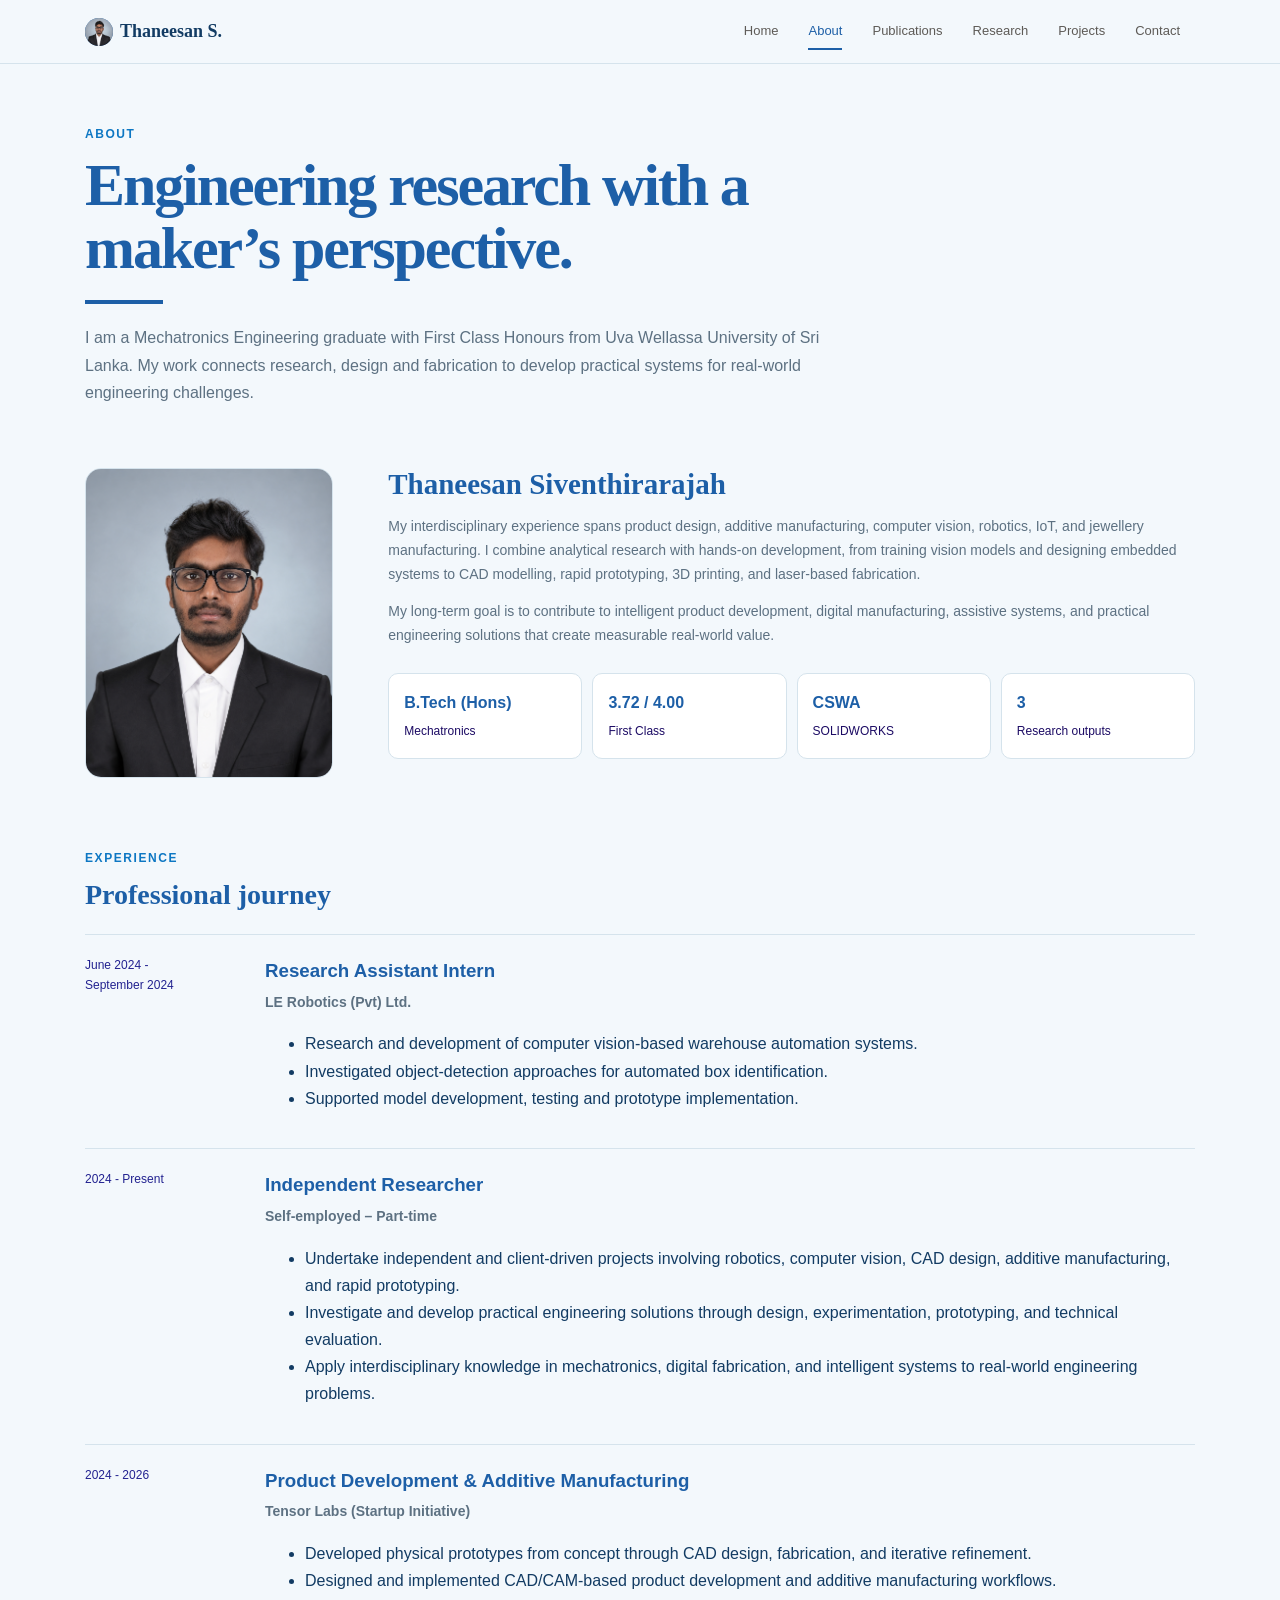
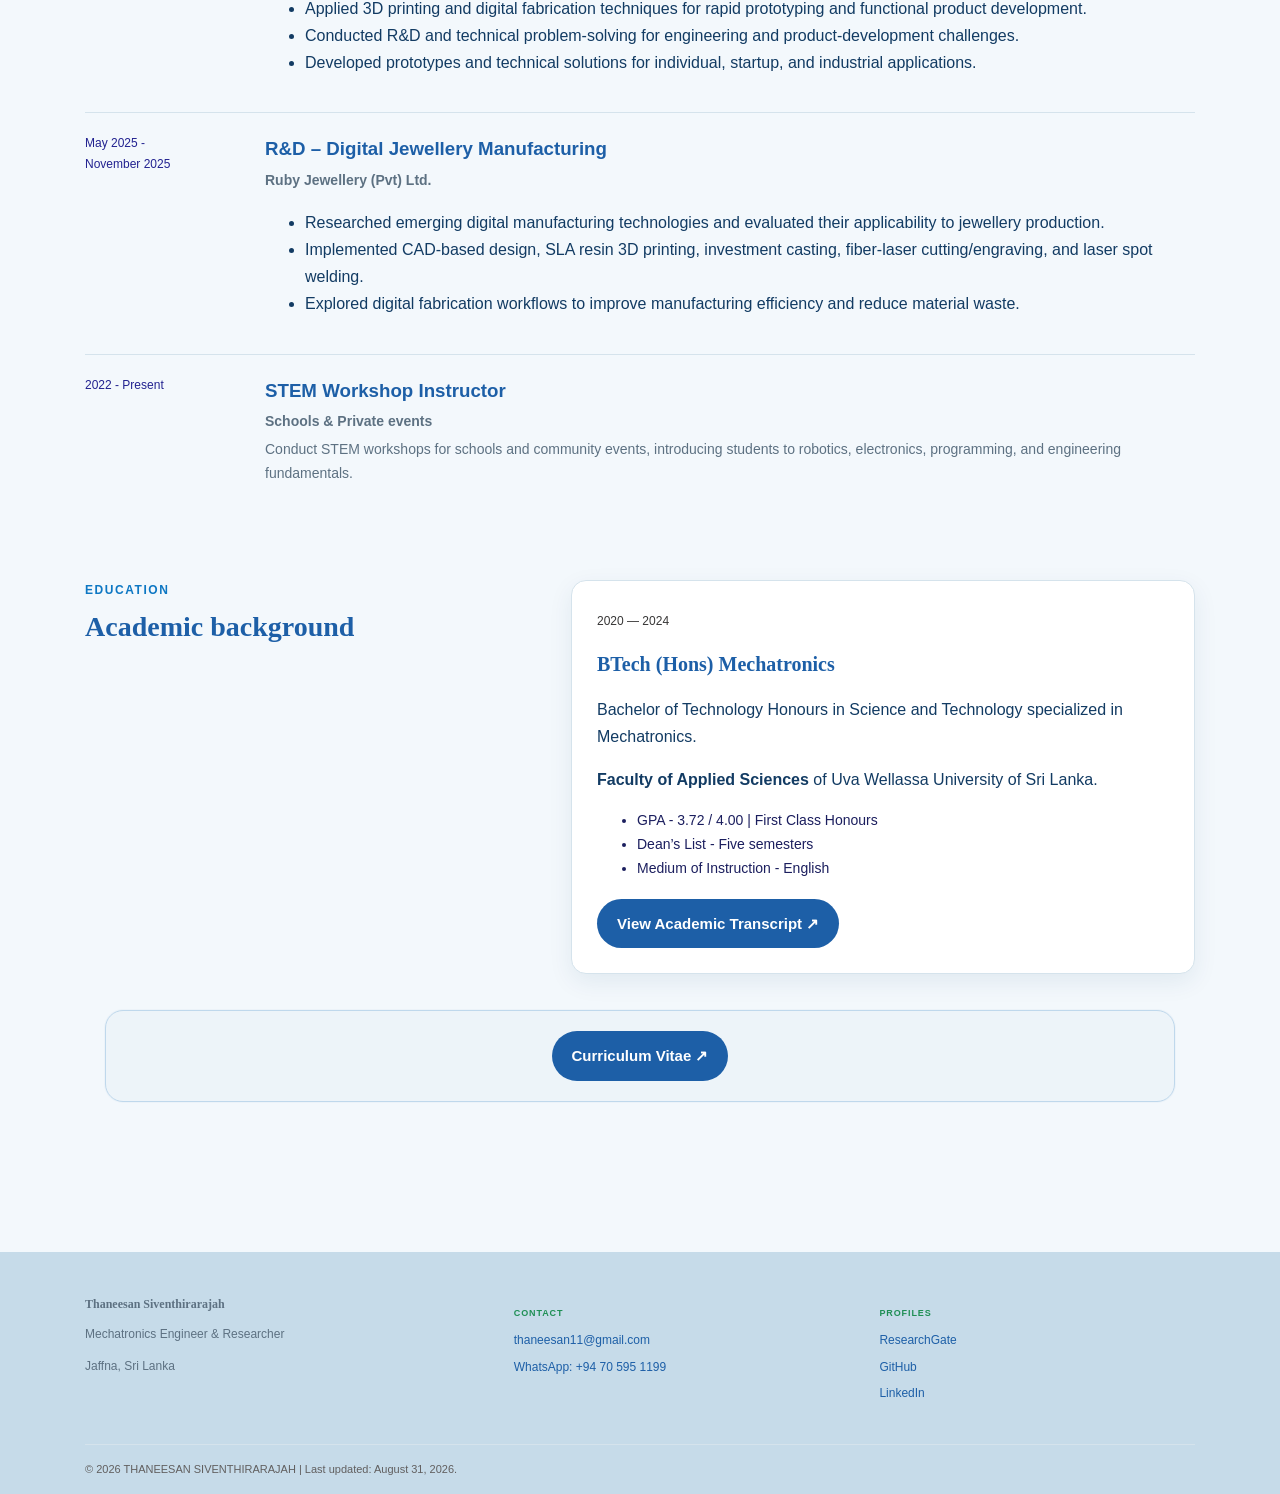
<file: about.html>
<!DOCTYPE html>
<html lang="en">
 <head>
  <meta charset="utf-8"/>
  <meta content="width=device-width,initial-scale=1" name="viewport"/>
  <meta content="Thaneesan Siventhirarajah — Mechatronics Engineer, Researcher and Product Developer" name="description"/>
  <title>
   About | Thaneesan Siventhirarajah
  </title>
  <link rel="icon" type="image/x-icon" href="assets/favicon.ico" />
  <link href="assets/style.css" rel="stylesheet"/>
 </head>
 <body>
  <header class="site-header">
   <div class="site-width header-inner">
    <a class="brand" href="index.html">
     <span class="brand-mark">
      <img alt="" src="assets/profile-photo.png"/>
     </span>
     Thaneesan S.
    </a>
    <nav aria-label="Main navigation">
     <a class="" href="index.html">
      Home
     </a>
     <a aria-current="page" class="active" href="about.html">
      About
     </a>
     <a class="" href="publications.html">
      Publications
     </a>
     <a class="" href="research.html">
      Research
     </a>
     <a class="" href="projects.html">
      Projects
     </a>
     <a class="" href="contact.html">
      Contact
     </a>
    </nav>
   </div>
  </header>
  <main class="site-width page-main">
   <section class="page-intro">
    <p class="section-label">
     About
    </p>
    <h1>
     Engineering research with a maker’s perspective.
    </h1>
    <div class="accent-line">
    </div>
    <div class="intro-copy">
     I am a Mechatronics Engineering graduate with First Class Honours from Uva Wellassa University of Sri Lanka. My work connects research, design and fabrication to develop practical systems for real-world engineering challenges.
    </div>
   </section>
   <section class="about-layout">
    <div class="about-portrait">
     <img alt="Thaneesan Siventhirarajah" src="assets/profile-photo.png"/>
    </div>
    <div class="prose">
     <h2>
      Thaneesan Siventhirarajah
     </h2>
     <p>
      My interdisciplinary experience spans product design, additive manufacturing, computer vision, robotics, IoT, and jewellery manufacturing. I combine analytical research with hands-on development, from training vision models and designing embedded systems to CAD modelling, rapid prototyping, 3D printing, and laser-based fabrication.
      <p>
      My long-term goal is to contribute to intelligent product development, digital manufacturing, assistive systems, and practical engineering solutions that create measurable real-world value.
     </p>
     <div class="fact-grid">
      <div>
       <b>
        B.Tech (Hons)
       </b>
       <span>
        Mechatronics
       </span>
      </div>
      <div>
       <b>
        3.72 / 4.00
       </b>
       <span>
        First Class
       </span>
      </div>
      <div>
       <b>
        CSWA
       </b>
       <span>
        SOLIDWORKS
       </span>
      </div>
      <div>
       <b>
        3
       </b>
       <span>
        Research outputs
       </span>
      </div>
     </div>
    </div>
   </section>
   <section class="content-section">
    <p class="section-label">
     Experience
    </p>
    <h2 class="section-title">
     Professional journey
    </h2>
    <div class="experience-list">
<article>
      <time>
       June 2024 - <br/>September 2024
      </time>
      <div>
       <h3>
        Research Assistant Intern
       </h3>
       <p class="organization">
        LE Robotics (Pvt) Ltd.
       </p>
       <p>
        <ul>
         <li>
          Research and development of computer vision-based warehouse automation systems.
         </li>
         <li>
          Investigated object-detection approaches for automated box identification.
         </li>
         <li>
          Supported model development, testing and prototype implementation.
         </li>
        </ul>
         
       </p>
      </div>
     </article>

     <article>
      <time>
       2024 - Present
      </time>
      <div>
       <h3>
        Independent Researcher 
       </h3>
       <p class="organization">
        Self-employed – Part-time  
       </p>
       <ul>
        <li>
         Undertake independent and client-driven projects involving robotics, computer vision, CAD design, additive manufacturing, and rapid prototyping.
        </li>
        <li>
         Investigate and develop practical engineering solutions through design, experimentation, prototyping, and technical evaluation.
        </li>
        <li>
         Apply interdisciplinary knowledge in mechatronics, digital fabrication, and intelligent systems to real-world engineering problems.
        </li>
       </ul>
      </div>
     </article>
     <article>
      <time>
       2024 - 2026
      </time>
      <div>
       <h3>
        Product Development & Additive Manufacturing 
       </h3>
       <p class="organization">
        Tensor Labs  (Startup Initiative)  
       </p>
       <ul>
        <li>
         Developed physical prototypes from concept through CAD design, fabrication, and iterative refinement.
        </li>
        <li>
         Designed and implemented CAD/CAM-based product development and additive manufacturing workflows.
        </li>
        <li>
         Applied 3D printing and digital fabrication techniques for rapid prototyping and functional product development.
        </li>
        <li>
         Conducted R&amp;D and technical problem-solving for engineering and product-development challenges.
        </li>
        <li>
         Developed prototypes and technical solutions for individual, startup, and industrial applications.
        </li>
       </ul>
      </div>
     </article>
     <article>
      <time>
       May 2025 - <br/> November 2025
      </time>
      <div>
       <h3>
        R&D – Digital Jewellery Manufacturing
       </h3>
       <p class="organization">
        Ruby Jewellery (Pvt) Ltd.
       </p>
       <ul>
        <li>
         Researched emerging digital manufacturing technologies and evaluated their applicability to jewellery production.
        </li>
        <li>
         Implemented CAD-based design, SLA resin 3D printing, investment casting, fiber-laser cutting/engraving, and laser spot welding.
        </li>
        <li>
         Explored digital fabrication workflows to improve manufacturing efficiency and reduce material waste.
        </li>
       </ul>
      </div>
     </article>
     
     <article>
      <time>
       2022 - Present
      </time>
      <div>
       <h3>
        STEM Workshop Instructor
       </h3>
       <p class="organization">
        Schools &amp; Private events
       </p>
       <p>
         Conduct STEM workshops for schools and community events, introducing students to robotics, electronics, programming, and engineering fundamentals. 
       </p>
      </div>
     </article>
    </div>
   </section>
   <section class="content-section two-column">
    <div>
     <p class="section-label">
      Education
     </p>
     <h2 class="section-title">
      Academic background
     </h2>
    </div>
    <div class="simple-card">
     <time>
      2020 — 2024
     </time>
     <h3>
      BTech (Hons) Mechatronics
     </h3>
     <p>
      Bachelor of Technology Honours in Science and Technology specialized in Mechatronics.
     </p>
     
     <p>
        <strong>
      Faculty of Applied Sciences </strong> of Uva Wellassa University of Sri Lanka.
     </p>
     <ul>
      <li>
       GPA - 3.72 / 4.00 | First Class Honours
      </li>
      
      <li>
       Dean’s List - Five semesters
      </li>
      <li>
       Medium of Instruction - English
      </li>
     </ul>
     <div class="academic-actions">
      <a href="assets/Documents/Academic%20Transcript.pdf" rel="noopener noreferrer" target="_blank">
       View Academic Transcript ↗
      </a>
     </div>
    </div>
   </section>
   <section class="site-width cv-banner">
    <a href="assets/Documents/Thaneesan-CV.pdf" rel="noopener noreferrer" target="_blank">
     Curriculum Vitae ↗
    </a>
   </section>
  </main>
  <footer>
   <div class="site-width footer-grid">
    <div>
     <p class="footer-title">
      Thaneesan Siventhirarajah
     </p>
     <p>
      Mechatronics Engineer &amp; Researcher
     </p>
     <p>
      Jaffna, Sri Lanka
     </p>
    </div>
    <div>
     <p class="footer-label">
      Contact
     </p>
     <a href="mailto:thaneesan11@gmail.com">
      thaneesan11@gmail.com
     </a>
     <a href="https://wa.me/+94705951199" rel="noopener noreferrer" target="_blank">
      WhatsApp: +94 70 595 1199
     </a>
    </div>
    <div>
     <p class="footer-label">
      Profiles
     </p>
     <a href="https://www.researchgate.net/profile/Thaneesan-Siventhirarajah?ev=hdr_xprf" rel="noopener noreferrer" target="_blank">
      ResearchGate
     </a>
     <a href="https://github.com/thaneesan99" rel="noopener noreferrer" target="_blank">
      GitHub
     </a>
     <a href="https://linkedin.com/in/thaneesan" rel="noopener noreferrer" target="_blank">
      LinkedIn
     </a>
    </div>
   </div>
   <div class="site-width copyright">
    © 2026 THANEESAN SIVENTHIRARAJAH
    | Last updated: August 31, 2026.
   </div>
  </footer>
  <script defer="" src="assets/site.js">
  </script>
 </body>
</html>
</file>
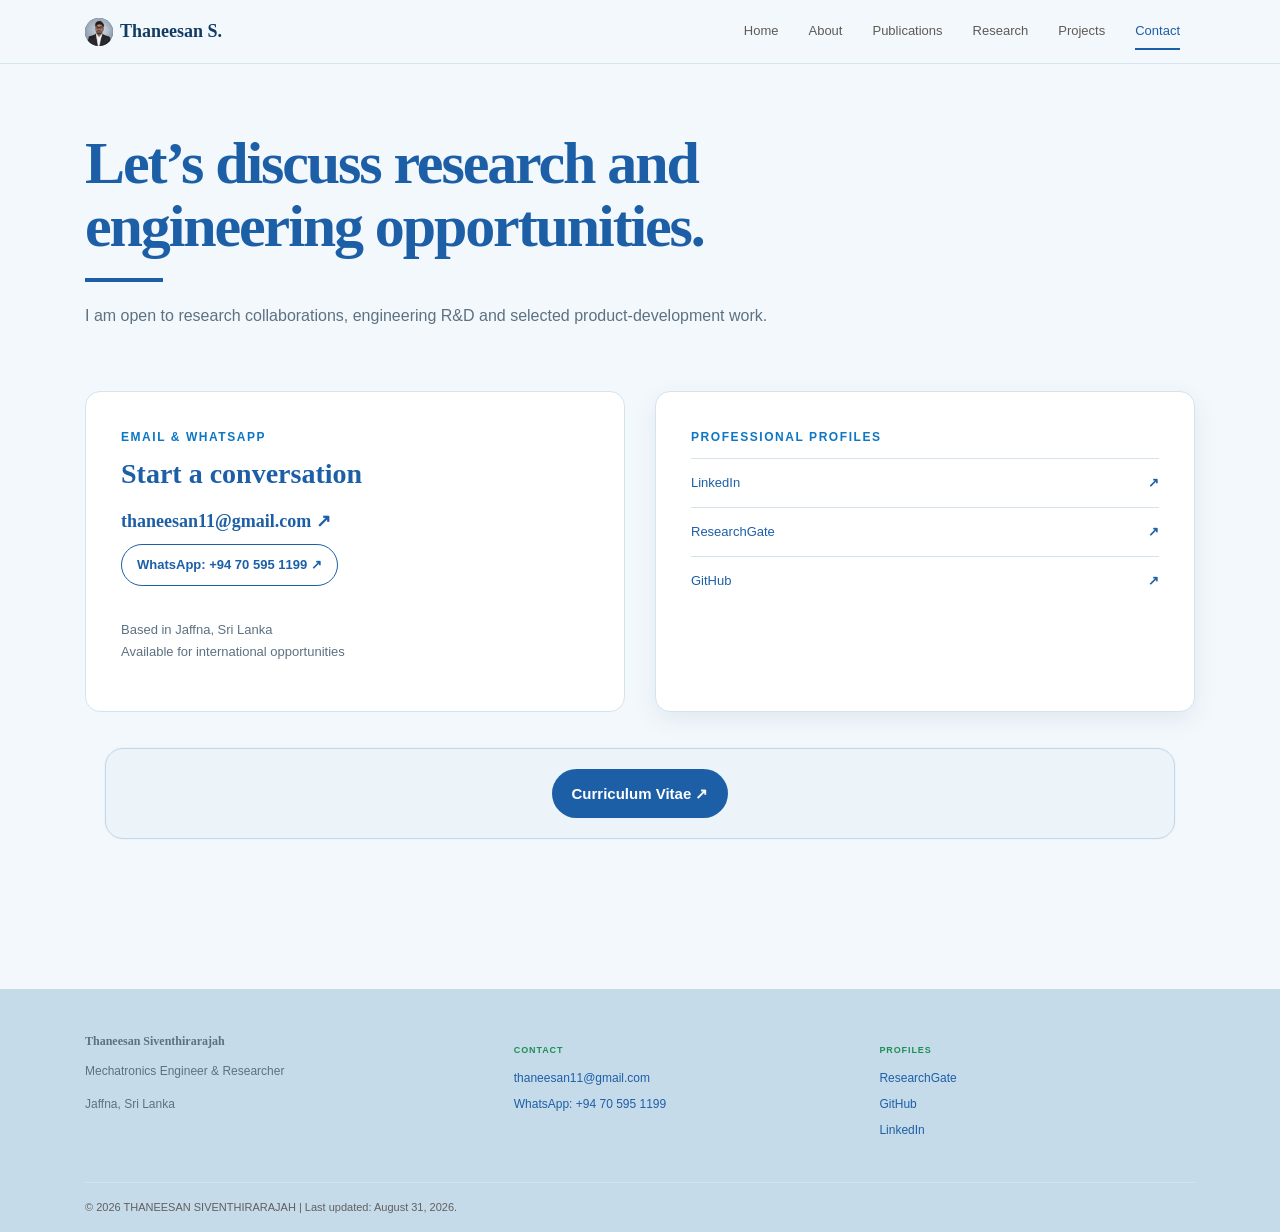
<file: contact.html>
<!DOCTYPE html>
<html lang="en">
 <head>
  <meta charset="utf-8"/>
  <meta content="width=device-width,initial-scale=1" name="viewport"/>
  <meta content="Thaneesan Siventhirarajah — Mechatronics Engineer, Researcher and Product Developer" name="description"/>
  <title>
   Contact | Thaneesan Siventhirarajah
  </title>
  <link rel="icon" type="image/x-icon" href="assets/favicon.ico" />
  <link href="assets/style.css" rel="stylesheet"/>
 </head>
 <body>
  <header class="site-header">
   <div class="site-width header-inner">
    <a class="brand" href="index.html">
     <span class="brand-mark">
      <img alt="" src="assets/profile-photo.png"/>
     </span>
     Thaneesan S.
    </a>
    <nav aria-label="Main navigation">
     <a class="" href="index.html">
      Home
     </a>
     <a class="" href="about.html">
      About
     </a>
     <a class="" href="publications.html">
      Publications
     </a>
     <a class="" href="research.html">
      Research
     </a>
     <a class="" href="projects.html">
      Projects
     </a>
     <a aria-current="page" class="active" href="contact.html">
      Contact
     </a>
    </nav>
   </div>
  </header>
  <main class="site-width page-main">
   <section class="page-intro">
    <h1>
     Let’s discuss research and engineering opportunities.
    </h1>
    <div class="accent-line">
    </div>
    <div class="intro-copy">
     I am open to research collaborations, engineering R&amp;D and selected product-development work.
    </div>
   </section>
   <section class="contact-grid">
    <article>
     <p class="section-label">
      Email &amp; WhatsApp
     </p>
     <h2>
      Start a conversation
     </h2>
     <a class="contact-email" href="thaneesan11@gmail.com">
      thaneesan11@gmail.com ↗
     </a>
     <a class="whatsapp-link" href="https://wa.me/+94705951199" rel="noopener noreferrer" target="_blank">
      WhatsApp: +94 70 595 1199 ↗
     </a>
     <p>
      Based in Jaffna, Sri Lanka
      <br/>
      Available for international opportunities
     </p>
    </article>
    <article class="simple-card">
     <p class="section-label">
      Professional profiles
     </p>
     <a href="https://linkedin.com/in/thaneesan" rel="noopener noreferrer" target="_blank">
      <span>
       LinkedIn
      </span>
      <b>
       ↗
      </b>
     </a>
     <a href="https://www.researchgate.net/profile/Thaneesan-Siventhirarajah?ev=hdr_xprf" rel="noopener noreferrer" target="_blank">
      <span>
       ResearchGate
      </span>
      <b>
       ↗
      </b>
     </a>
     <a href="https://github.com/thaneesan99" rel="noopener noreferrer" target="_blank">
      <span>
       GitHub
      </span>
      <b>
       ↗
      </b>
     </a>
    
    </article>
   </section>
   <section class="site-width cv-banner">
    <a href="assets/Documents/Thaneesan-CV.pdf" rel="noopener noreferrer" target="_blank">
     Curriculum Vitae ↗
    </a>
   </section>
  </main>
  <footer>
   <div class="site-width footer-grid">
    <div>
     <p class="footer-title">
      Thaneesan Siventhirarajah
     </p>
     <p>
      Mechatronics Engineer &amp; Researcher
     </p>
     <p>
      Jaffna, Sri Lanka
     </p>
    </div>
    <div>
     <p class="footer-label">
      Contact
     </p>
     <a href="mailto:thaneesan11@gmail.com">
                    thaneesan11@gmail.com
                </a>
                <a href="https://wa.me/+94705951199" rel="noopener noreferrer" target="_blank">
                    WhatsApp: +94 70 595 1199
                </a>

            </div>
            <div>
                <p class="footer-label">
                    Profiles
                </p>
                <a href="https://www.researchgate.net/profile/Thaneesan-Siventhirarajah?ev=hdr_xprf" rel="noopener noreferrer" target="_blank">
                    ResearchGate
                </a>
                <a href="https://github.com/thaneesan99" rel="noopener noreferrer" target="_blank">
                    GitHub
                </a>
                <a href="https://linkedin.com/in/thaneesan" rel="noopener noreferrer" target="_blank">
                    LinkedIn
                </a>


            </div>
        </div>
        <div class="site-width copyright">
            © 2026 THANEESAN SIVENTHIRARAJAH | Last updated: August 31, 2026.
   </div>
  </footer>
  <script defer="" src="assets/site.js">
  </script>
 </body>
</html>
</file>
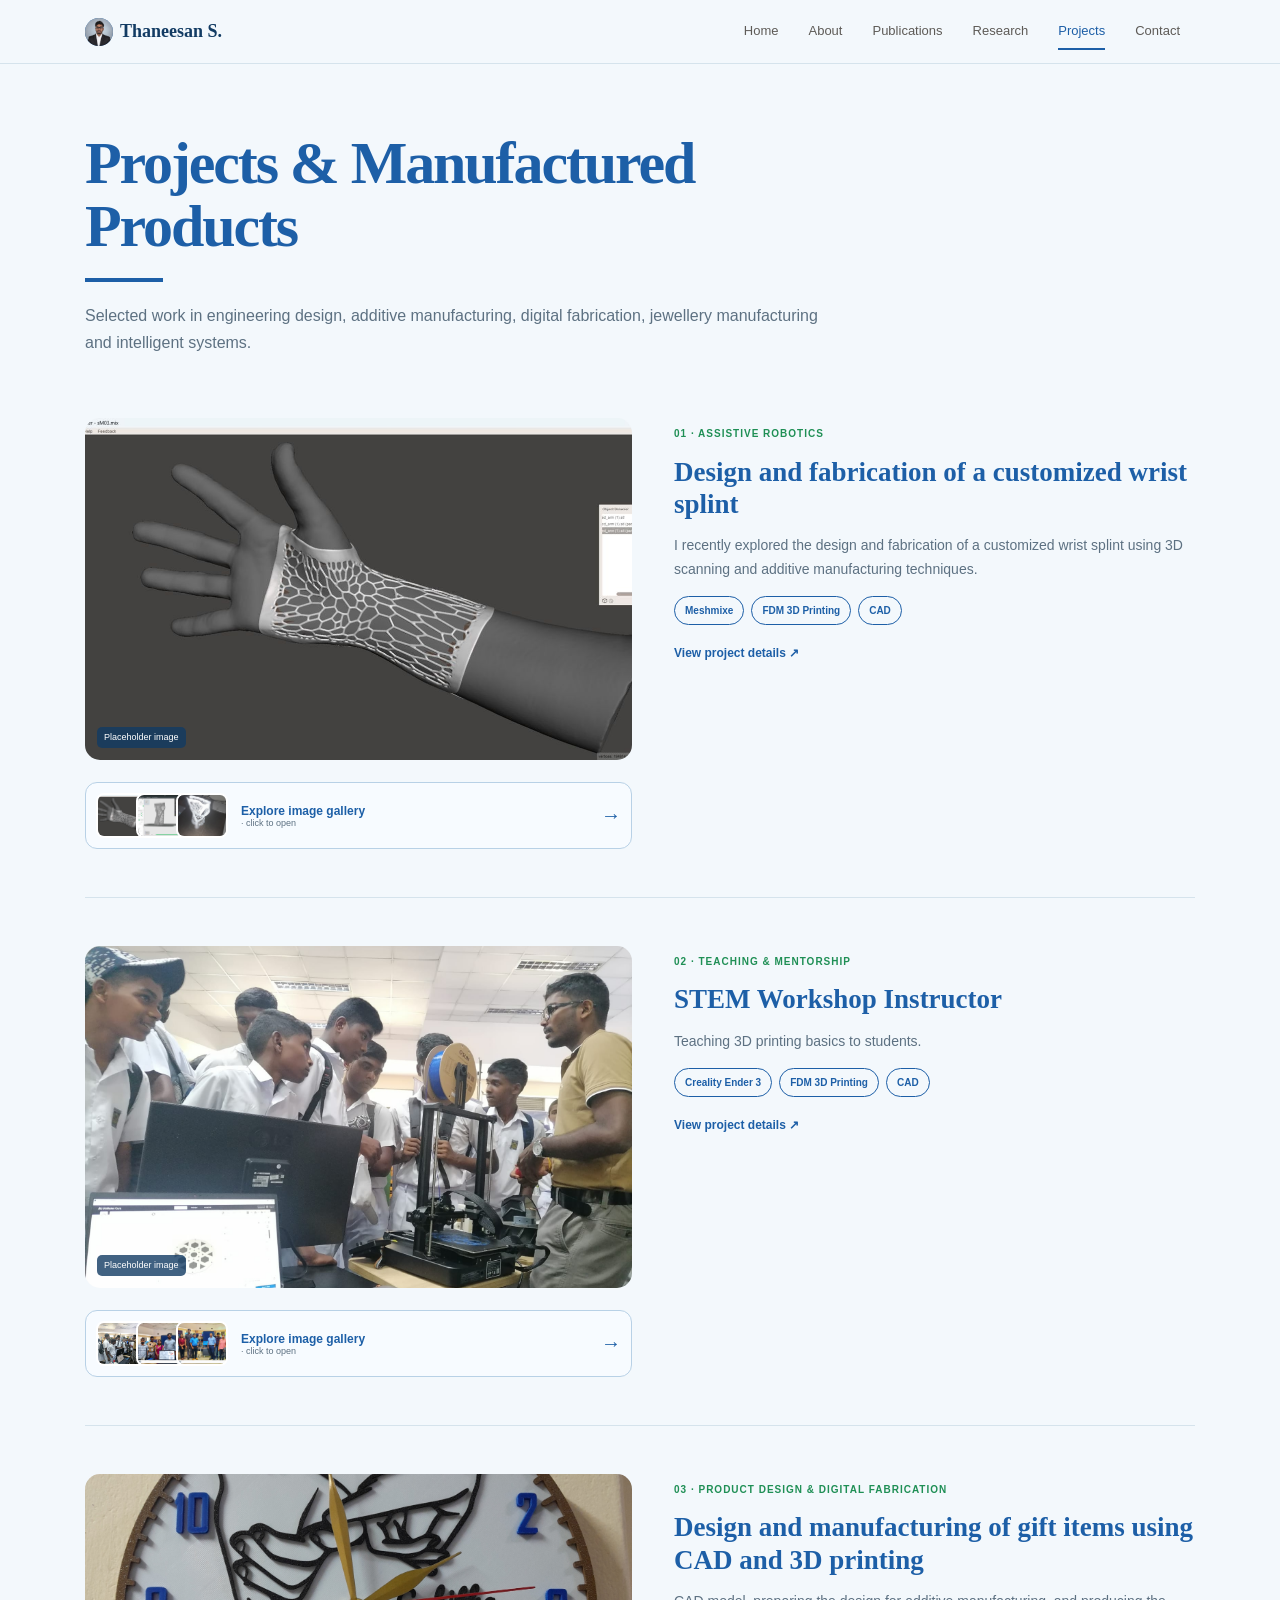
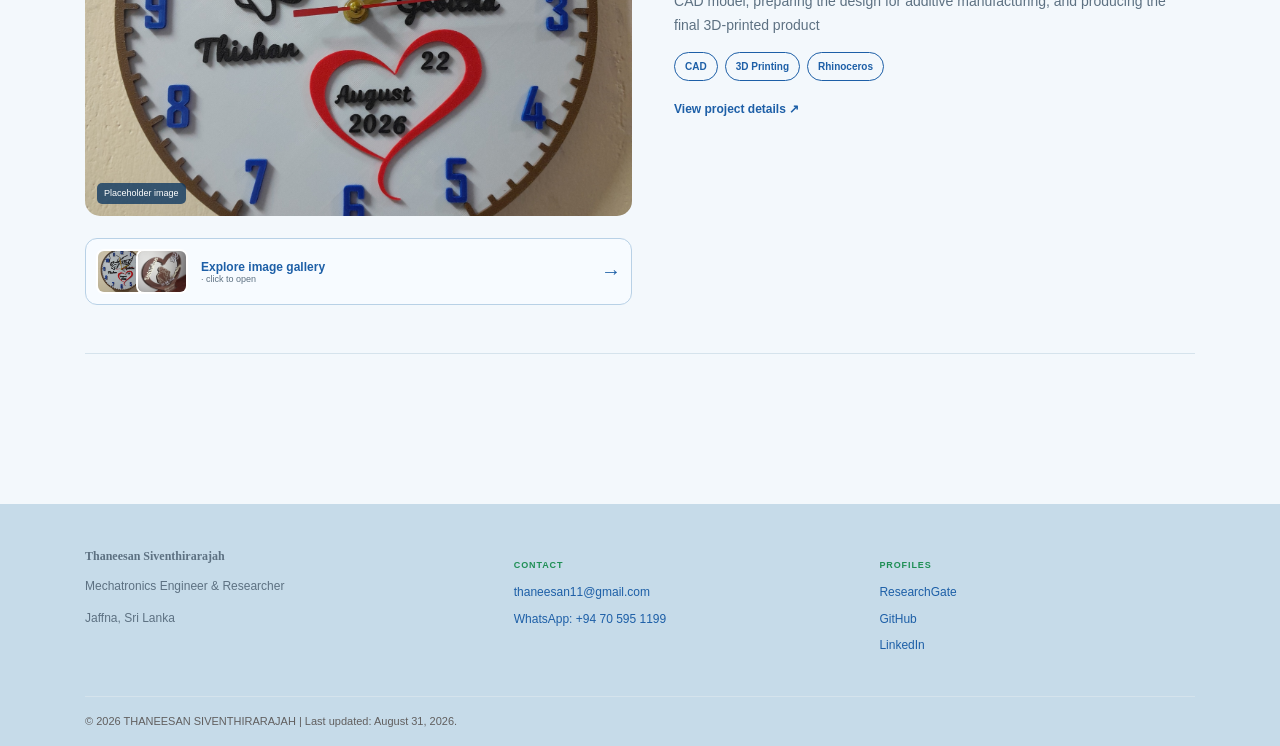
<file: projects.html>
<!DOCTYPE html>
<html lang="en">
 <head>
  <meta charset="utf-8"/>
  <meta content="width=device-width,initial-scale=1" name="viewport"/>
  <meta content="Thaneesan Siventhirarajah — Mechatronics Engineer, Researcher and Product Developer" name="description"/>
  <title>
   Projects | Thaneesan Siventhirarajah
  </title>
  <link rel="icon" type="image/x-icon" href="assets/favicon.ico" />
  <link href="assets/style.css" rel="stylesheet"/>
 </head>
 <body>
  <header class="site-header">
   <div class="site-width header-inner">
    <a class="brand" href="index.html">
     <span class="brand-mark">
      <img alt="" src="assets/profile-photo.png"/>
     </span>
     Thaneesan S.
    </a>
    <nav aria-label="Main navigation">
     <a class="" href="index.html">
      Home
     </a>
     <a class="" href="about.html">
      About
     </a>
     <a class="" href="publications.html">
      Publications
     </a>
     <a class="" href="research.html">
      Research
     </a>
     <a aria-current="page" class="active" href="projects.html">
      Projects
     </a>
     <a class="" href="contact.html">
      Contact
     </a>
    </nav>
   </div>
  </header>
  <main class="site-width page-main">
   <section class="page-intro">
    <h1>
     Projects &amp; Manufactured Products
    </h1>
    <div class="accent-line">
    </div>
    <div class="intro-copy">
     Selected work in engineering design, additive manufacturing, digital fabrication, jewellery manufacturing and intelligent systems.
    </div>
   </section>
   <section class="projects-list">
    <article>
     <div>
      <div class="project-photo">
       <img alt="Design and fabrication of a customized wrist splint" loading="lazy" src="assets\images\wise\1.jpeg"/>
       <small>
        Placeholder image
       </small>
      </div>
      <button class="gallery-teaser" data-gallery="" data-images="assets/images/wise/1.jpeg|
      assets/images/wise/2.jpeg|
      assets/images/wise/3.jpeg|
      assets/images/wise/4.jpeg|
      assets/images/wise/5.jpeg|
      assets/images/wise/6.jpeg" data-title="Wrist splint">
        
      <span class="gallery-thumbs">
        <span>
         <img alt="" loading="lazy" src="assets\images\wise\1.jpeg"/>
        </span>
        <span>
         <img alt="" loading="lazy" src="assets\images\wise\6.jpeg"/>
        </span>
        <span>
         <img alt="" loading="lazy" src="assets\images\wise\7.jpeg"/>
        </span>
       </span>
       <span class="gallery-cta">
        <b>
         Explore image gallery
        </b>
        <small>
       · click to open
        </small>
       </span>
       <i>
        →
       </i>
      </button>
     </div>
     <div class="project-copy">
      <span>
       01 · Assistive Robotics
      </span>
      <h2>
       Design and fabrication of a customized wrist splint
      </h2>
      <p>
       I recently explored the design and fabrication of a customized wrist splint using 3D scanning and additive manufacturing techniques.
      </p>
      <div>
       <b>
        Meshmixe
       </b>
       <b>
        FDM 3D Printing
       </b>
       <b>
        CAD
       </b>
           </div>
      <a href="https://lnkd.in/p/gmdyuvZY" rel="noopener noreferrer" target="_blank">
       View project details ↗
      </a>
     </div>
    </article>

<article>
     <div>
      <div class="project-photo">
       <img alt="STEM Workshop Instructor" loading="lazy" src="assets\images\Teaching\i6.jpeg"/>
       <small>
        Placeholder image
       </small>
      </div>
      <button class="gallery-teaser" data-gallery="" data-images="assets\images\Teaching\Image3.jpg|
      assets\images\Teaching\i6.jpeg|
     assets\images\Teaching\i7.jpeg|
      assets\images\Teaching\Image2.jpg|
      assets\images\Teaching\Image5.jpg|
      assets\images\Teaching\Image4.jpg" data-title="STEM Workshop">
       <span class="gallery-thumbs">
        <span>
         <img alt="" loading="lazy" src="assets\images\Teaching\i7.jpeg"/>
        </span>
        <span>
         <img alt="" loading="lazy" src="assets\images\Teaching\Image2.jpg"/>
        </span>
        <span>
         <img alt="" loading="lazy" src="assets\images\Teaching\Image5.jpg"/>
        </span>
       </span>
       <span class="gallery-cta">
        <b>
         Explore image gallery
        </b>
        <small>
       · click to open
        </small>
       </span>
       <i>
        →
       </i>
      </button>
     </div>
     <div class="project-copy">
      <span>
       02 · Teaching &amp; Mentorship 
      </span>
      <h2>
       STEM Workshop Instructor 
      </h2>
      <p>
       Teaching 3D printing basics to students.
      </p>
      <div>
       <b>
        Creality Ender 3
       </b>
       <b>
        FDM 3D Printing
       </b>
       <b>
        CAD
       </b>
           </div>
      <a href="https://lnkd.in/p/gmdyuvZY" rel="noopener noreferrer" target="_blank">
       View project details ↗
      </a>
     </div>
    </article>

    <article>
     <div>
      <div class="project-photo">
       <img alt="Product Design & Digital Fabrication" loading="lazy" src="assets\images\20260821_170815.jpg"/>
       <small> 
       Placeholder image
       </small>
      </div>
      <button class="gallery-teaser" data-gallery="" data-images="assets/images/Screenshot 2026-08-20 223539.png|assets/images/Screenshot 2026-08-27 125648.png|assets\images\20260821_170815.jpg|assets/images/20260828_105830.jpg" data-title="CAD and 3D printing">
       <span class="gallery-thumbs">
        
        <span>
         <img alt="" loading="lazy" src="assets\images\20260821_170815.jpg"/>
        </span>
        <span>
         <img alt="" loading="lazy" src="assets/images/20260828_105830.jpg"/>
        </span>
       </span>
       <span class="gallery-cta">
        <b>
         Explore image gallery
        </b>
        <small>
         · click to open
        </small>
       </span>
       <i>
        →
       </i>
      </button>
     </div>
     <div class="project-copy">
      <span>
       03 · Product Design & Digital Fabrication
      </span>
      <h2>
       Design and manufacturing of gift items using CAD and 3D printing
      </h2>
      <p>
       CAD model, preparing the design for additive manufacturing, and producing the final 3D-printed product
      </p>
      <div>
       <b>
        CAD
       </b>
       <b>
        3D Printing
       </b>
       <b>
        Rhinoceros
       </b>
      </div>
      <a href="https://lnkd.in/p/ggQq7ntF" rel="noopener noreferrer" target="_blank">
       View project details ↗
      </a>
     </div>
    </article>
   </section>
  </main>
  <footer>
   <div class="site-width footer-grid">
    <div>
     <p class="footer-title">
      Thaneesan Siventhirarajah
     </p>
     <p>
      Mechatronics Engineer &amp; Researcher
     </p>
     <p>
      Jaffna, Sri Lanka
     </p>
    </div>
    <div>
     <p class="footer-label">
      Contact
     </p>
     <a href="mailto:thaneesan11@gmail.com">
      thaneesan11@gmail.com
     </a>
     <a href="https://wa.me/+94705951199" rel="noopener noreferrer" target="_blank">
      WhatsApp: +94 70 595 1199
     </a>
    </div>
    <div>
     <p class="footer-label">
      Profiles
     </p>
     <a href="https://www.researchgate.net/profile/Thaneesan-Siventhirarajah?ev=hdr_xprf" rel="noopener noreferrer" target="_blank">
      ResearchGate
     </a>
     <a href="https://github.com/thaneesan99" rel="noopener noreferrer" target="_blank">
      GitHub
     </a>
     <a href="https://linkedin.com/in/thaneesan" rel="noopener noreferrer" target="_blank">
      LinkedIn
     </a>
    </div>
   </div>
   <div class="site-width copyright">
    © 2026 THANEESAN SIVENTHIRARAJAH
    | Last updated: August 31, 2026.
   </div>
  </footer>
  <script defer="" src="assets/site.js">
  </script>
 </body>
</html>
</file>
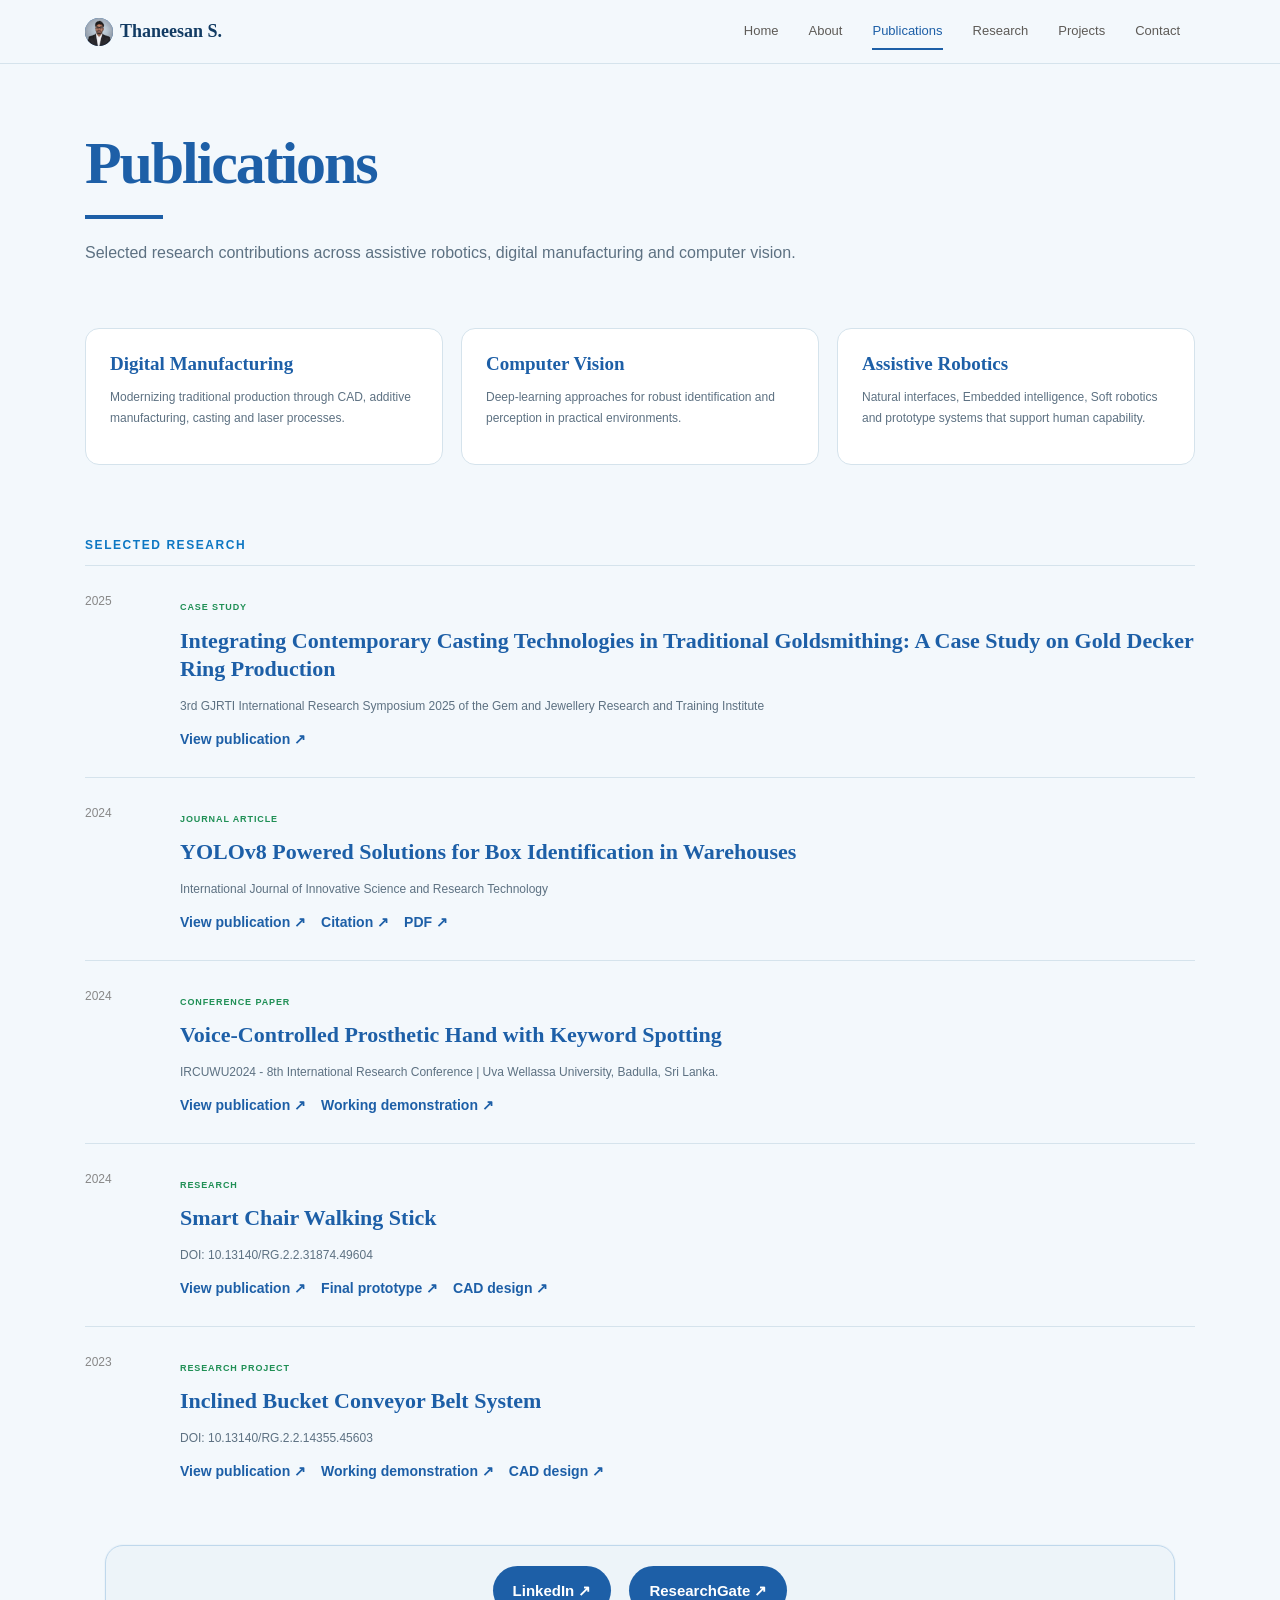
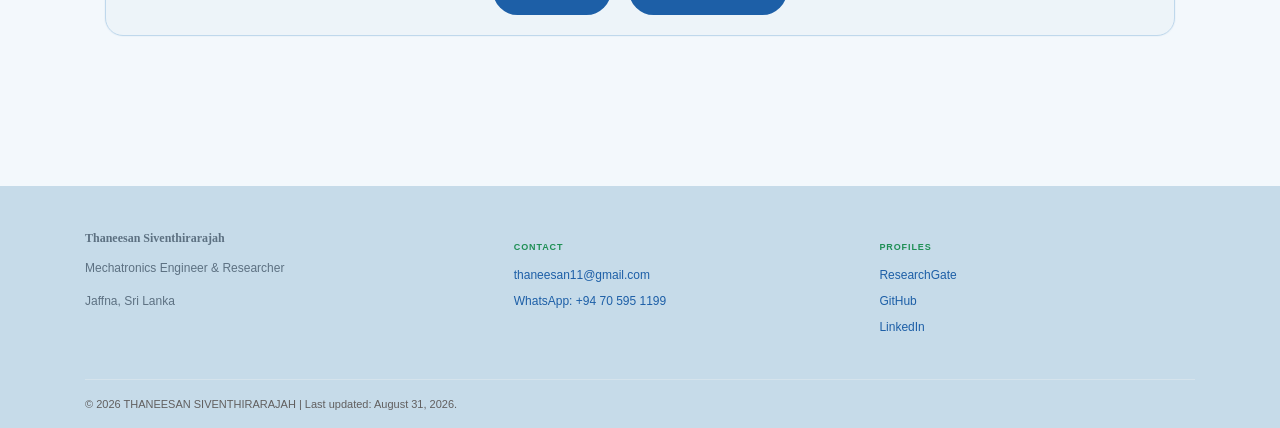
<file: publications.html>
<!DOCTYPE html>
<html lang="en">
 <head>
  <meta charset="utf-8"/>
  <meta content="width=device-width,initial-scale=1" name="viewport"/>
  <meta content="Thaneesan Siventhirarajah — Mechatronics Engineer, Researcher and Product Developer" name="description"/>
  <title>
   Publications | Thaneesan Siventhirarajah
  </title>
  <link rel="icon" type="image/x-icon" href="assets/favicon.ico" />
  <link href="assets/style.css" rel="stylesheet"/>
 </head>
 <body>
  <header class="site-header">
   <div class="site-width header-inner">
    <a class="brand" href="index.html">
     <span class="brand-mark">
      <img alt="" src="assets/profile-photo.png"/>
     </span>
     Thaneesan S.
    </a>
    <nav aria-label="Main navigation">
     <a class="" href="index.html">
      Home
     </a>
     <a class="" href="about.html">
      About
     </a>
     <a aria-current="page" class="active" href="publications.html">
      Publications
     </a>
     <a class="" href="research.html">
      Research
     </a>
     <a class="" href="projects.html">
      Projects
     </a>
     <a class="" href="contact.html">
      Contact
     </a>
    </nav>
   </div>
  </header>
  <main class="site-width page-main">
   <section class="page-intro">
    <h1>
     Publications
    </h1>
    <div class="accent-line">
    </div>
    <div class="intro-copy">
     Selected research contributions across assistive robotics, digital manufacturing and computer vision.
    </div>
   </section>
   <section class="publication-topics">
    <article>
     <h2>
      Digital Manufacturing
     </h2>
     <p>
      Modernizing traditional production through CAD, additive manufacturing, casting and laser processes.
     </p>
    </article>
    <article>
     <h2>
      Computer Vision
     </h2>
     <p>
      Deep-learning approaches for robust identification and perception in practical environments.
     </p>
    </article>
    <article>
     <h2>
      Assistive Robotics
     </h2>
     <p>
      Natural interfaces, Embedded intelligence, Soft robotics and prototype systems that support human capability.
     </p>
    </article>
   </section>
   <section class="content-section">
    <p class="section-label">
     Selected research
    </p>
    <div class="publication-list">
     <article>
      <time>
       2025
      </time>
      <div>
       <span class="pub-type">
        Case Study
       </span>
       <h2>
        Integrating Contemporary Casting Technologies in Traditional Goldsmithing: A Case Study on Gold Decker Ring Production
       </h2>
       <p>
        3rd GJRTI International Research Symposium 2025 of the Gem and Jewellery Research and Training Institute
       </p>
       <div class="pub-actions">
        <a href="https://www.researchgate.net/publication/397813607_Integrating_Contemporary_Casting_Technologies_in_Traditional_Goldsmithing_A_Case_Study_on_Gold_Decker_Ring_Production" rel="noopener noreferrer" target="_blank">
         View publication ↗
        </a>
       
       </div>
      </div>
     </article>
     <article>
      <time>
       2024
      </time>
      <div>
       <span class="pub-type">
        Journal Article
       </span>
       <h2>
        YOLOv8 Powered Solutions for Box Identification in Warehouses
       </h2>
       <p>
        International Journal of Innovative Science and Research Technology
       </p>
       <div class="pub-actions">
        <a href="https://doi.org/10.38124/ijisrt/IJISRT24SEP1017" rel="noopener noreferrer" target="_blank">
         View publication ↗
        </a>
        <a href="https://www.researchgate.net/publication/384489107_YOLOv8_Powered_Solutions_for_Box_Identification_in_Warehouses" rel="noopener noreferrer" target="_blank">
         Citation ↗
        </a>
        <a href="https://www.ijisrt.com/assets/upload/files/IJISRT24SEP1017.pdf" rel="noopener noreferrer" target="_blank">
         PDF ↗
        </a>
       </div>
      </div>
     </article>
     <article>
      <time>
       2024
      </time>
      <div>
       <span class="pub-type">
        Conference Paper
       </span>
       <h2>
        Voice-Controlled Prosthetic Hand with Keyword Spotting
       </h2>
       <p>
        IRCUWU2024 - 8th International Research Conference | Uva Wellassa University, Badulla, Sri Lanka.
       </p>
       <div class="pub-actions">
        <a href="https://www.researchgate.net/publication/382744148_Voice-controlled_prosthetic_hand_with_keyword_spotting" rel="noopener noreferrer" target="_blank">
         View publication ↗
        </a>
        <a href="https://www.linkedin.com/posts/thaneesan_prosthetic-cad-mfcc-activity-7281326568222728192-eCOe?utm_source=share&utm_medium=member_desktop&rcm=ACoAADeygtUBKTalQJ3bP0CbUrTXC5MApdtg6-Q" rel="noopener noreferrer" target="_blank">
         Working demonstration ↗
        </a>
       </div>
      </div>
     </article>
     <article>
      <time>
       2024
      </time>
      <div>
       <span class="pub-type">
        Research
       </span>
       <h2>
        Smart Chair Walking Stick
       </h2>
       <p>
        DOI: 10.13140/RG.2.2.31874.49604
       </p>
       <div class="pub-actions">
        <a href="https://www.researchgate.net/publication/383413010_Smart_Chair_Walking_Stick" rel="noopener noreferrer" target="_blank">
         View publication ↗
        </a>
        <a href="https://www.linkedin.com/posts/thaneesan_smartchair-innovation-productdesign-activity-7222681763007844353-sYL0?utm_source=share&utm_medium=member_desktop&rcm=ACoAADeygtUBKTalQJ3bP0CbUrTXC5MApdtg6-Q" rel="noopener noreferrer" target="_blank">
         Final prototype ↗
        </a>
        <a href="https://lnkd.in/p/gw6t6kdV" rel="noopener noreferrer" target="_blank">
         CAD design ↗
        </a>
       </div>
      </div>
     </article>
     <article>
      <time>
       2023
      </time>
      <div>
       <span class="pub-type">
        Research Project
       </span>
       <h2>
        Inclined Bucket Conveyor Belt System
       </h2>
       <p>
        DOI: 10.13140/RG.2.2.14355.45603
       </p>
       <div class="pub-actions">
        <a href="https://www.researchgate.net/publication/373173205_Inclined_Bucket_Conveyor_Belt_System?channel=doi&linkId=64de5c4914f8d1733807ff57&showFulltext=true" rel="noopener noreferrer" target="_blank">
         View publication ↗
        </a>
        <a href="https://www.linkedin.com/posts/thaneesan_mechatronics-engineeringinnovation-conveyorsystems-activity-7090968726421831680-VbrV?utm_source=share&utm_medium=member_desktop&rcm=ACoAADeygtUBKTalQJ3bP0CbUrTXC5MApdtg6-Q" rel="noopener noreferrer" target="_blank">
         Working demonstration ↗
        </a>
        <a href="https://www.linkedin.com/posts/thaneesan_mechatronics-solidworks-engineeringdesign-activity-7074023243476566016-n8MA?utm_source=share&utm_medium=member_desktop&rcm=ACoAADeygtUBKTalQJ3bP0CbUrTXC5MApdtg6-Q" rel="noopener noreferrer" target="_blank">
         CAD design ↗
        </a>
       </div>
      </div>
     </article>
    </div>
   </section>
   <section class="site-width cv-banner">
    <a href="https://www.linkedin.com/in/thaneesan" rel="noopener noreferrer" target="_blank">
     LinkedIn ↗
    </a>
    <a href="https://www.researchgate.net/profile/Thaneesan-Siventhirarajah?ev=hdr_xprf" rel="noopener noreferrer" target="_blank">
     ResearchGate ↗
    </a>
   </section>
  </main>
  <footer>
   <div class="site-width footer-grid">
    <div>
     <p class="footer-title">
      Thaneesan Siventhirarajah
     </p>
     <p>
      Mechatronics Engineer &amp; Researcher
     </p>
     <p>
      Jaffna, Sri Lanka
     </p>
    </div>
    <div>
     <p class="footer-label">
      Contact
     </p>
     <a href="mailto:thaneesan11@gmail.com">
      thaneesan11@gmail.com
     </a>
     <a href="https://wa.me/+94705951199" rel="noopener noreferrer" target="_blank">
      WhatsApp: +94 70 595 1199
     </a>
    </div>
    <div>
     <p class="footer-label">
      Profiles
     </p>
     <a href="https://www.researchgate.net/profile/Thaneesan-Siventhirarajah?ev=hdr_xprf" rel="noopener noreferrer" target="_blank">
      ResearchGate
     </a>
     <a href="https://github.com/thaneesan99" rel="noopener noreferrer" target="_blank">
      GitHub
     </a>
     <a href="https://linkedin.com/in/thaneesan" rel="noopener noreferrer" target="_blank">
      LinkedIn
     </a>
    </div>
   </div>
   <div class="site-width copyright">
    © 2026 THANEESAN SIVENTHIRARAJAH
    | Last updated: August 31, 2026.
   </div>
  </footer>
  <script defer="" src="assets/site.js">
  </script>
 </body>
</html>
</file>
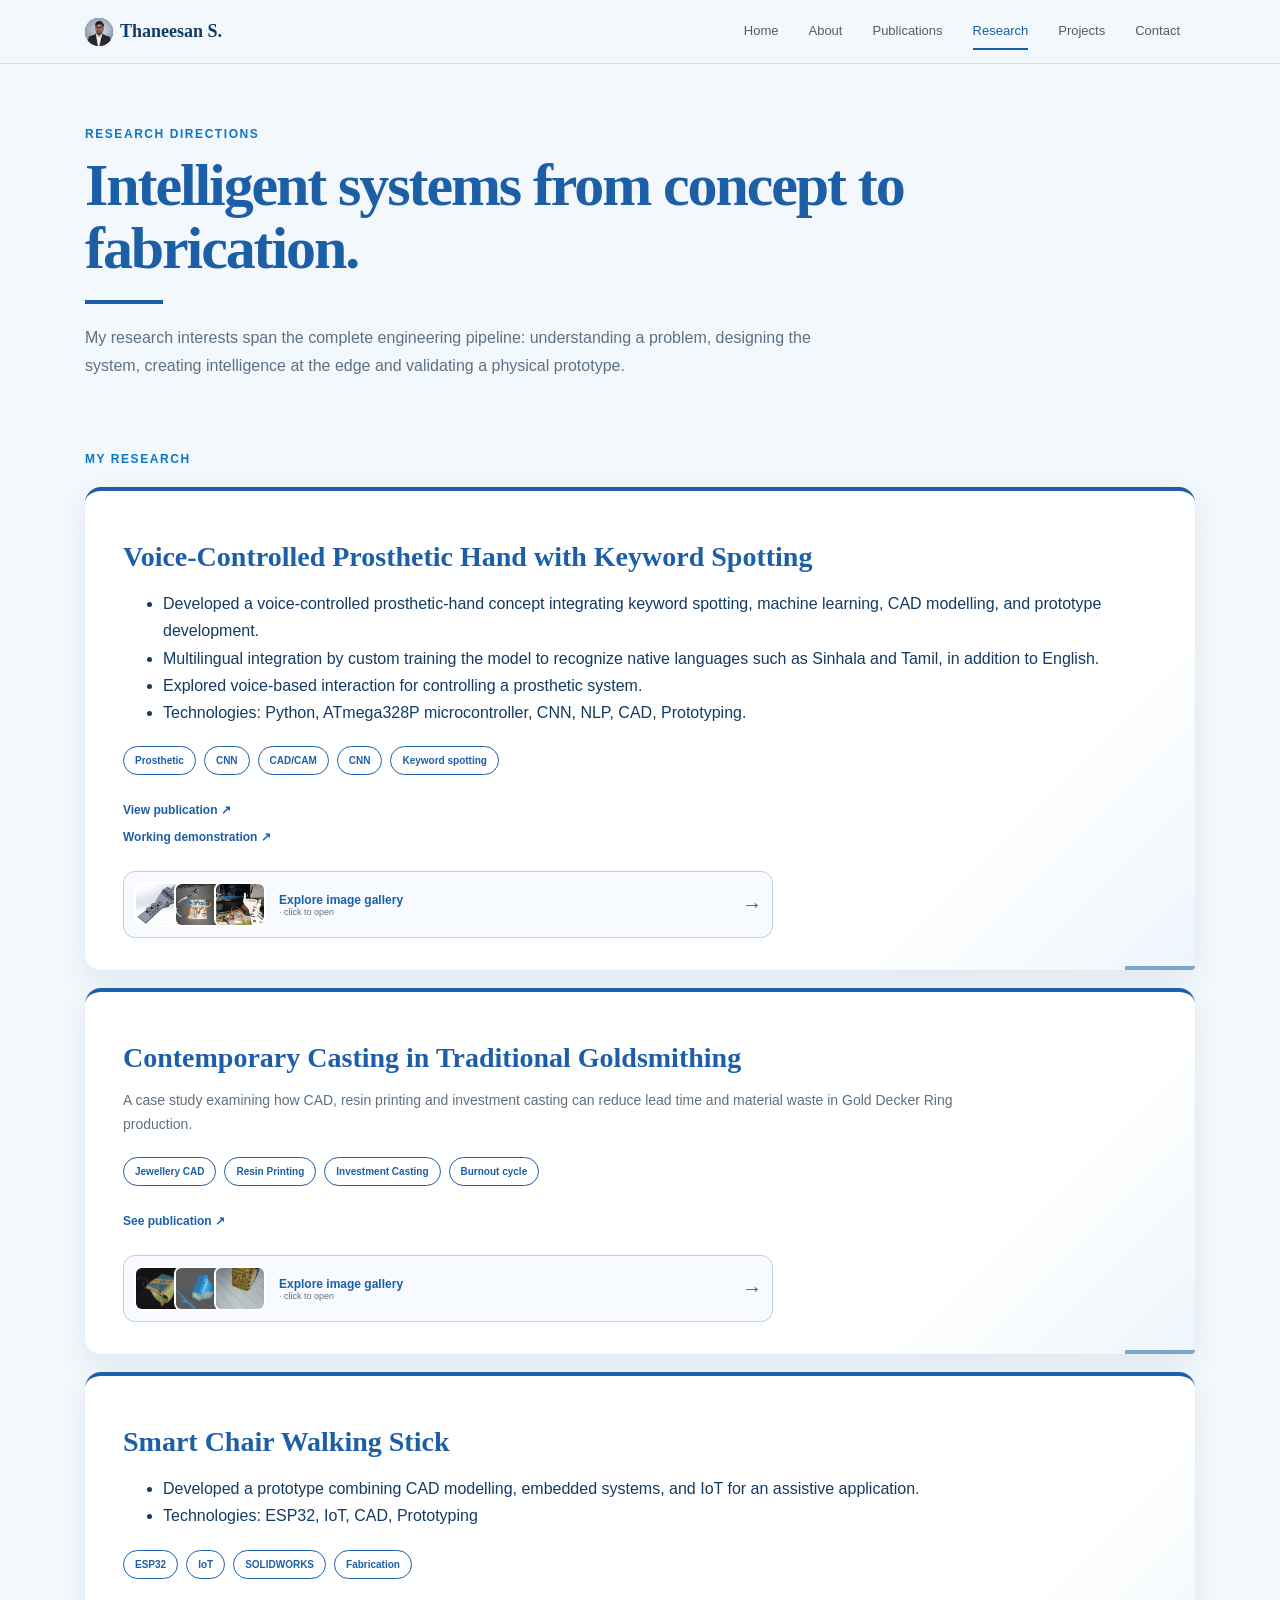
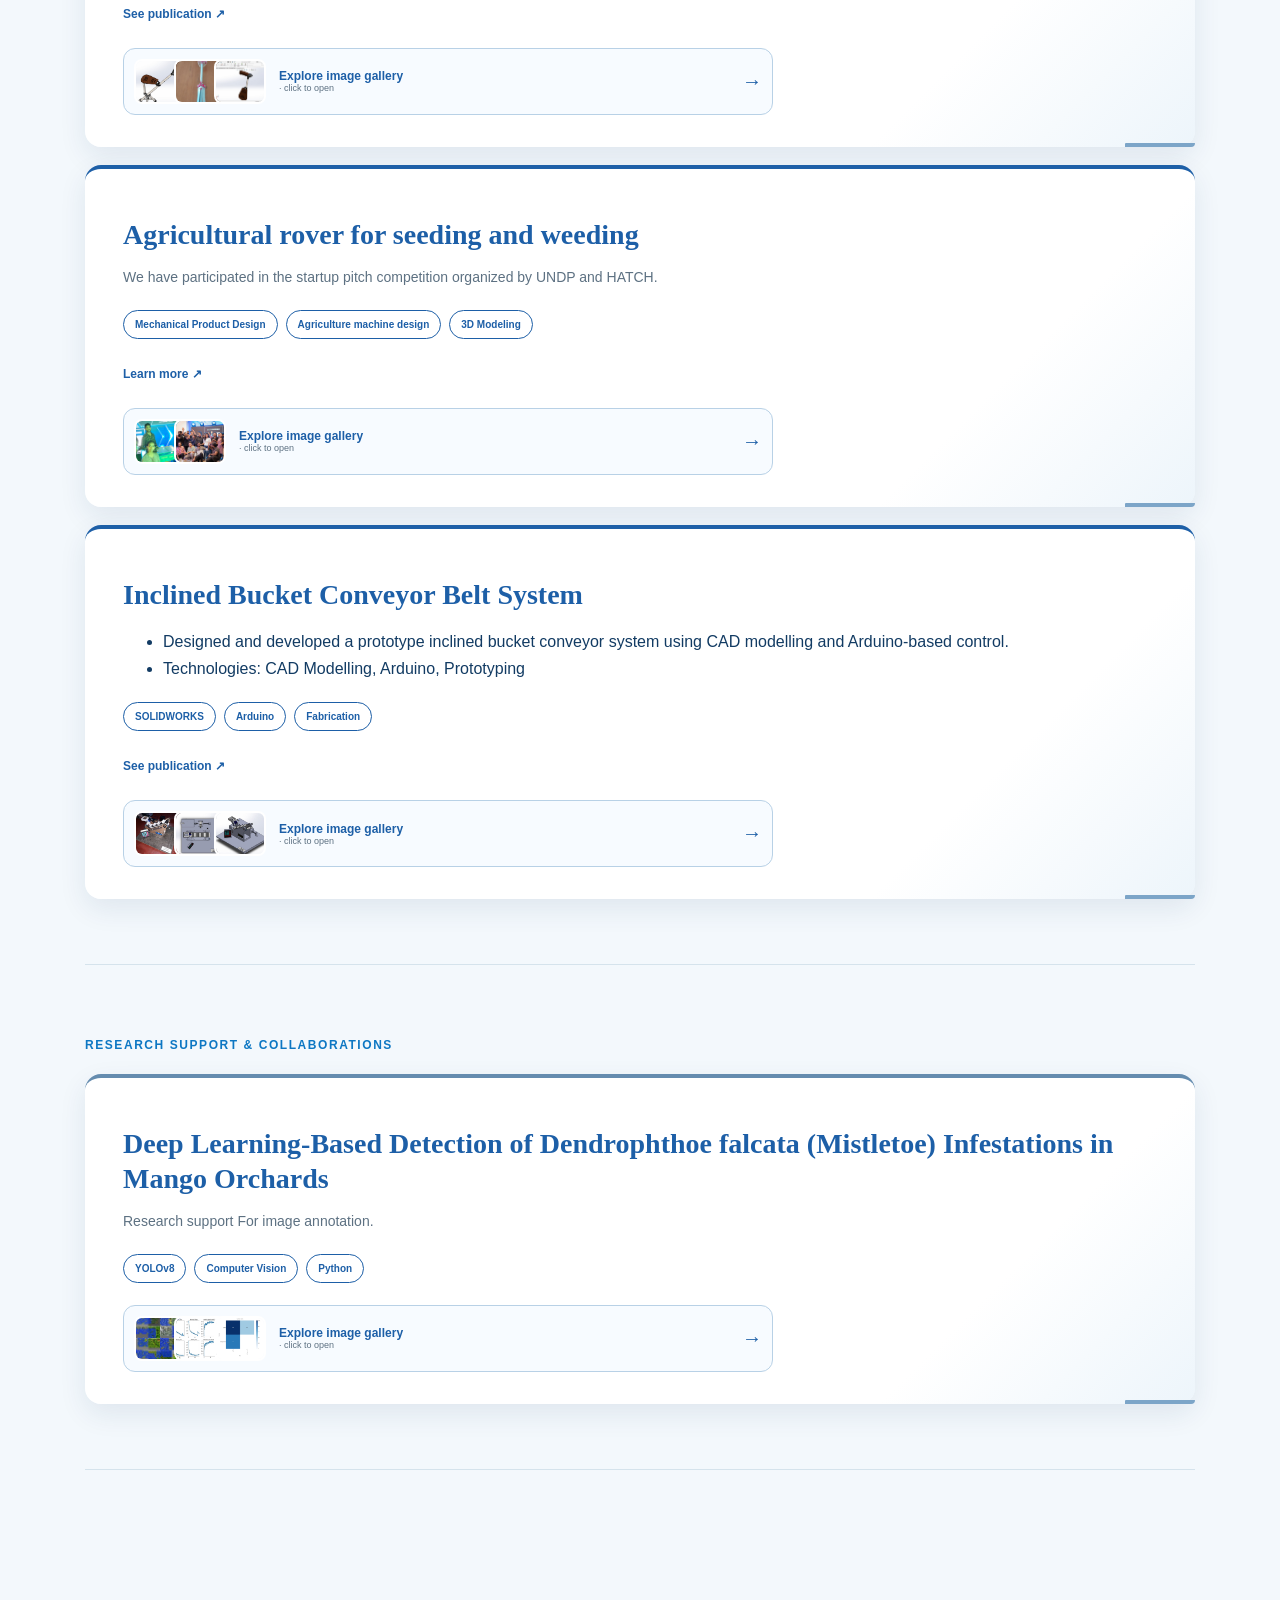
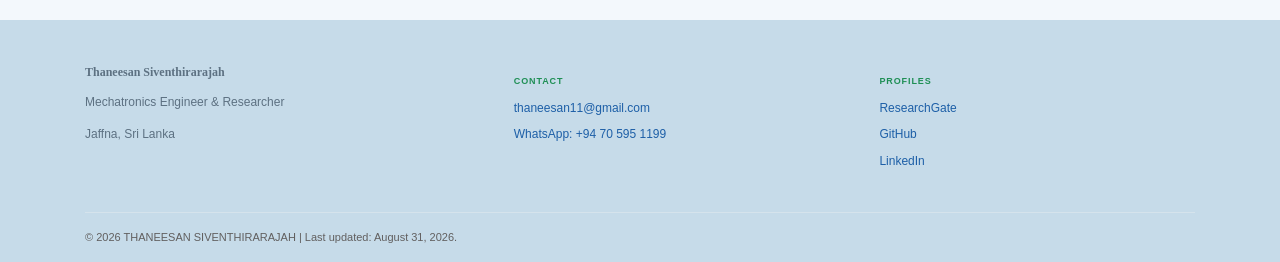
<file: research.html>
<!DOCTYPE html>
<html lang="en">

<head>
    <meta charset="utf-8" />
    <meta content="width=device-width,initial-scale=1" name="viewport" />
    <meta content="Thaneesan Siventhirarajah — Mechatronics Engineer, Researcher and Product Developer"
        name="description" />
    <title>
        Research | Thaneesan Siventhirarajah
    </title>
    <link rel="icon" type="image/x-icon" href="assets/favicon.ico" />
    <link href="assets/style.css" rel="stylesheet" />
</head>

<body>
    <header class="site-header">
        <div class="site-width header-inner">
            <a class="brand" href="index.html">
                <span class="brand-mark">
                    <img alt="" src="assets/profile-photo.png" />
                </span>
                Thaneesan S.
            </a>
            <nav aria-label="Main navigation">
                <a class="" href="index.html">
                    Home
                </a>
                <a class="" href="about.html">
                    About
                </a>
                <a class="" href="publications.html">
                    Publications
                </a>
                <a aria-current="page" class="active" href="research.html">
                    Research
                </a>
                <a class="" href="projects.html">
                    Projects
                </a>
                <a class="" href="contact.html">
                    Contact
                </a>
            </nav>
        </div>
    </header>
    <main class="site-width page-main">
        <section class="page-intro">
            <p class="section-label">
                Research directions
            </p>
            <h1>
                Intelligent systems from concept to fabrication.
            </h1>
            <div class="accent-line">
            </div>
            <div class="intro-copy">
                My research interests span the complete engineering pipeline: understanding a problem, designing the
                system, creating intelligence at the edge and validating a physical prototype.
            </div>
        </section>
       
        <section class="content-section research-group">
            <p class="section-label">
                My Research
            </p>

            <article class="research-feature">
                <h2>
                    Voice-Controlled Prosthetic Hand with Keyword Spotting
                </h2>
                <ul class="research-details">
                    <li>
                        Developed a voice-controlled prosthetic-hand concept integrating keyword spotting, machine
                        learning, CAD modelling, and prototype development.
                    </li>
                    <li>
                        Multilingual integration by custom training the model to recognize native languages such as
                        Sinhala and Tamil, in addition to English.
                    </li>
                    <li>
                        Explored voice-based interaction for controlling a prosthetic system.
                    </li>
                    <li>
                        Technologies: Python, ATmega328P microcontroller, CNN, NLP, CAD, Prototyping.
                    </li>
                </ul>
                <div class="research-tools">
                    <b>
                        Prosthetic
                    </b>
                    <b>
                        CNN
                    </b>
                    <b>
                        CAD/CAM
                    </b>
                    <b>
                        CNN
                    </b>
                    <b>
                        Keyword spotting
                    </b>
                </div>
                <div class="research-actions">
                    
                    
<a 
href="https://www.researchgate.net/publication/382744148_Voice-controlled_prosthetic_hand_with_keyword_spotting" rel="noopener noreferrer" target="_blank">
         View publication ↗
        </a> <br>
        <a href="https://www.linkedin.com/posts/thaneesan_prosthetic-cad-mfcc-activity-7281326568222728192-eCOe?utm_source=share&utm_medium=member_desktop&rcm=ACoAADeygtUBKTalQJ3bP0CbUrTXC5MApdtg6-Q" rel="noopener noreferrer" target="_blank">
         Working demonstration ↗
        </a>


                </div>
                <button class="gallery-teaser" data-gallery=""
                    data-images="assets\images\Research\R08.png|assets\images\Research\R10.jpg|assets\images\Research\R06.jpg|assets\images\Research\R07.jpg|assets\images\Research\R09.png|assets\images\Research\R11.png|assets\images\Research\R12.png |assets\images\Research\R01.jpg |assets\images\Research\R02.jpg |assets\images\Research\R03.jpg|assets\images\Research\R04.jpg |assets\images\Research\R05.jpg"
                    data-title="Voice-Controlled Prosthetic Hand with Keyword Spotting">
                    <span class="gallery-thumbs">
                        <span>
                            <img alt="" loading="lazy"
                                src="assets\images\Research\R08.png" />
                        </span>
                        <span>
                            <img alt="" loading="lazy"
                                src="assets\images\Research\R06.jpg" />
                        </span>
                        <span>
                            <img alt="" loading="lazy"
                                src="assets\images\Research\R10.jpg" />
                        </span>
                    </span>
                    <span class="gallery-cta">
                        <b>
                            Explore image gallery
                        </b>
                        <small>
                           · click to open
                        </small>
                    </span>
                    <i>
                        →
                    </i>
                </button>
            </article>

            

            
<article class="research-feature">
                <h2>
                    Contemporary Casting in Traditional Goldsmithing
                </h2>
                <p>
                    A case study examining how CAD, resin printing and investment casting can reduce lead time and
                    material waste in Gold Decker Ring production.
                </p>
                <div class="research-tools">
                    <b>
                        Jewellery CAD
                    </b>
                    <b>
                        Resin Printing
                    </b>
                    <b>
                        Investment Casting
                    </b>
                    <b>
                        Burnout cycle
                    </b>
                </div>
                <div class="research-actions">
                    <a href="https://www.researchgate.net/publication/397813607_Integrating_Contemporary_Casting_Technologies_in_Traditional_Goldsmithing_A_Case_Study_on_Gold_Decker_Ring_Production" rel="noopener noreferrer" target="_blank">
                        See publication ↗
                    </a>
                </div>
                <button class="gallery-teaser" data-gallery=""
                    data-images="assets\images\Casting\C08.png|assets\images\Casting\C09.png|assets\images\Casting\C07.jpg|assets\images\Casting\C04.jpg|assets\images\Casting\C03.jpg |assets\images\Casting\C05.jpg|assets\images\Casting\C02.jpg|assets\images\Casting\C01.jpg|assets\images\Casting\C06.jpg"
                    data-title="Contemporary Casting in Traditional Goldsmithing">
                    <span class="gallery-thumbs">
                        <span>
                            <img alt="" loading="lazy"
                                src="assets\images\Casting\C08.png" />
                        </span>
                        <span>
                            <img alt="" loading="lazy"
                                src="assets\images\Casting\C09.png" />
                        </span>
                        <span>
                            <img alt="" loading="lazy"
                                src="assets\images\Casting\C01.jpg" />
                        </span>
                    </span>
                    <span class="gallery-cta">
                        <b>
                            Explore image gallery
                        </b>
                        <small>
                            · click to open
                        </small>
                    </span>
                    <i>
                        →
                    </i>
                </button>
            </article>
            <article class="research-feature">
                <h2>
                    Smart Chair Walking Stick
                </h2>
                <ul class="research-points">
                    <li>
                        Developed a prototype combining CAD modelling, embedded systems, and IoT for an assistive
                        application.
                    </li>
                    <li>
                        Technologies: ESP32, IoT, CAD, Prototyping
                    </li>
                </ul>
                <div class="research-tools">
                    <b>
                        ESP32
                    </b>
                    <b>
                        IoT
                    </b>
                    <b>
                        SOLIDWORKS
                    </b>
                    <b>
                        Fabrication
                    </b>
                </div>
                <div class="research-actions">
                    <a href="https://www.researchgate.net/publication/383413010_Smart_Chair_Walking_Stick" rel="noopener noreferrer"
                        target="_blank">
                        See publication ↗
                    </a>
                </div>
                <button class="gallery-teaser" data-gallery=""
                    data-images="assets/images/stick/1.jpeg
                    |assets/images/stick/2.jpeg
                    |assets/images/stick/3.jpeg|assets/images/stick/4.jpeg |assets/images/stick/5.jpeg |
                    assets/images/stick/6.jpeg |assets/images/stick/7.jpeg"
                    data-title="Smart Chair Walking Stick">
                    <span class="gallery-thumbs">
                        <span>
                            <img alt="" loading="lazy"
                                src="assets/images/stick/2.jpeg" />
                        </span>
                        <span>
                            <img alt="" loading="lazy"
                                src="assets/images/stick/5.jpeg" />
                        </span>
                        <span>
                            <img alt="" loading="lazy"
                                src="assets/images/stick/3.jpeg" />
                        </span>
                    </span>
                    <span class="gallery-cta">
                        <b>
                            Explore image gallery
                        </b>
                        <small>
                            · click to open
                        </small>
                    </span>
                    <i>
                        →
                    </i>
                </button>
            </article>
<article class="research-feature">
                <h2>
                    Agricultural rover for seeding and weeding
                </h2>
                <p>
                    We have participated in the startup pitch competition organized by UNDP and HATCH.
                </p>
                <div class="research-tools">
                    <b>
                        Mechanical Product Design
                    </b>
                    <b>
                        Agriculture machine design
                    </b>
                    <b>
                        3D Modeling
                    </b>
                </div>
                <div class="research-actions">
                    <a href="https://lnkd.in/p/gqTpimqa" rel="noopener noreferrer"
                        target="_blank">
                        Learn more ↗
                    </a>
                </div>
                <button class="gallery-teaser" data-gallery=""
                    data-images="assets/images/hatch/1.jpeg|assets/images/hatch/2.jpeg|assets/images/hatch/3.jpg"
                    data-title="Agricultural rover for seeding and weeding">
                    <span class="gallery-thumbs">
                        <span>
                            <img alt="" loading="lazy"
                                src="assets\images\hatch\3.jpg" />
                        </span>
                        <span>
                            <img alt="" loading="lazy"
                                src="assets/images/hatch/2.jpeg" />
                        </span>
                        
                    </span>
                    <span class="gallery-cta">
                        <b>
                            Explore image gallery
                        </b>
                        <small>
                          · click to open
                        </small>
                    </span>
                    <i>
                        →
                    </i>
                </button>
            </article>
            <article class="research-feature">
                <h2>
                    Inclined Bucket Conveyor Belt System
                </h2>
                <ul>
                    <li>
                        Designed and developed a prototype inclined bucket conveyor system using CAD modelling and Arduino-based control.
                    </li>
                    <li>
                        Technologies: CAD Modelling, Arduino, Prototyping
                    </li>
                </ul>
                <div class="research-tools">
                    <b>
                        SOLIDWORKS
                    </b>
                    <b>
                        Arduino
                    </b>
                    <b>
                        Fabrication
                    </b>
                </div>
                <div class="research-actions">
                    <a href="https://www.researchgate.net/publication/373173205_Inclined_Bucket_Conveyor_Belt_System" rel="noopener noreferrer" target="_blank">
                        See publication ↗
                    </a>
                </div>
                <button class="gallery-teaser" data-gallery=""
                    data-images="assets/images/bucket/1.jpeg|
                    assets/images/bucket/2.jpeg|
                    assets/images/bucket/5.jpeg|
                    assets/images/bucket/7.jpeg|
                    assets/images/bucket/4.jpeg|
                    assets/images/bucket/3.jpeg"
                    data-title="Inclined Bucket Conveyor Belt System">
                    
                    <span class="gallery-thumbs">
                        <span>
                            <img alt="" loading="lazy"
                                src="assets/images/bucket/1.jpeg" />
                        </span>
                        <span>
                            <img alt="" loading="lazy"
                                src="assets/images/bucket/7.jpeg" />
                        </span>
                        <span>
                            <img alt="" loading="lazy"
                                src="assets/images/bucket/5.jpeg" />
                        </span>
                    </span>
                    <span class="gallery-cta">
                        <b>
                            Explore image gallery
                        </b>
                        <small>
                            · click to open
                        </small>
                    </span>
                    <i>
                        →
                    </i>
                </button>
            </article>
        </section>
        <section class="content-section research-group">
            <p class="section-label">
                Research Support &amp; Collaborations
            </p>
            <article class="research-feature collaboration-card">
                <h2>
                    Deep Learning-Based Detection of Dendrophthoe falcata (Mistletoe) Infestations in Mango Orchards
                </h2>
                <p>
                    Research support For image annotation.
                </p>
                <div class="research-tools">
                    <b>
                        YOLOv8
                    </b>
                    <b>
                        Computer Vision
                    </b>
                    <b>
                        Python
                    </b>
                </div>
                <button class="gallery-teaser" data-gallery=""
                    data-images="assets\images\I2.jpg|assets\images\I1.jpg|assets\images\I3.jpg"
                    data-title="Contemporary Casting in Traditional Goldsmithing">
                    <span class="gallery-thumbs">
                        <span>
                            <img alt="" loading="lazy"
                                src="assets\images\I2.jpg" />
                        </span>
                        <span>
                            <img alt="" loading="lazy"
                                src="assets\images\I1.jpg" />
                        </span>
                        <span>
                            <img alt="" loading="lazy"
                                src="assets\images\I3.jpg" />
                        </span>
                    </span>
                    <span class="gallery-cta">
                        <b>
                            Explore image gallery
                        </b>
                        <small>
                        · click to open
                        </small>
                    </span>
                    <i>
                        →
                    </i>
                </button>
            </article>
      
        </section>
    </main>
    <footer>
        <div class="site-width footer-grid">
            <div>
                <p class="footer-title">
                    Thaneesan Siventhirarajah
                </p>
                <p>
                    Mechatronics Engineer &amp; Researcher
                </p>
                <p>
                    Jaffna, Sri Lanka
                </p>
            </div>
            <div>
                <p class="footer-label">
                    Contact
                </p>
                <a href="mailto:thaneesan11@gmail.com">
                    thaneesan11@gmail.com
                </a>
                <a href="https://wa.me/+94705951199" rel="noopener noreferrer" target="_blank">
                    WhatsApp: +94 70 595 1199
                </a>
            </div>
            <div>
                <p class="footer-label">
                    Profiles
                </p>
                <a href="https://www.researchgate.net/profile/Thaneesan-Siventhirarajah?ev=hdr_xprf"
                    rel="noopener noreferrer" target="_blank">
                    ResearchGate
                </a>
                <a href="https://github.com/thaneesan99" rel="noopener noreferrer" target="_blank">
                    GitHub
                </a>
                <a href="https://linkedin.com/in/thaneesan" rel="noopener noreferrer" target="_blank">
                    LinkedIn
                </a>
            </div>
        </div>
        <div class="site-width copyright">
            © 2026 THANEESAN SIVENTHIRARAJAH
            | Last updated: August 31, 2026.
        </div>
    </footer>
    <script defer="" src="assets/site.js">
    </script>
</body>

</html>
</file>
<file: assets/style.css>
:root {
    --paper: #f3f8fc;
    --card: #fff;
    --ink: #123b63;
    --muted: #5d7182;
    --blue: #1d5fa7;
    --green: #1f8f55;
    --line: #d5e3ec;
    --soft: #e7f0fa;
    --shadow: 0 8px 24px rgba(18, 59, 99, .08)
}

* {
    box-sizing: border-box
}

html {
    scroll-behavior: smooth
}

body {
    margin: 0;
    background: var(--paper);
    color: var(--ink);
    font-family: Arial, Helvetica, sans-serif;
    line-height: 1.7
}

a {
    color: inherit;
    text-decoration: none
}

.site-width {
    width: min(1110px, calc(100% - 40px));
    margin: auto
}

.site-header {
    height: 64px;
    background: rgba(243, 248, 252, .98);
    border-bottom: 1px solid var(--line);
    position: sticky;
    top: 0;
    z-index: 20
}

.header-inner {
    height: 100%;
    display: flex;
    align-items: center
}


.brand {
    font: 700 18px Georgia, serif;
    display: flex;
    align-items: center;
    gap: 7px;
    white-space: nowrap
}

.brand-mark {
    width: 28px;
    height: 28px;
    border-radius: 50%;
    overflow: hidden;
    background: var(--blue);
    display: block
}

.brand-mark img {
    width: 100%;
    height: 100%;
    object-fit: cover;
    object-position: center 24%
}

.site-header nav {
    display: flex;
    margin-left: auto;
    height: 100%
}

.site-header nav a {
    position: relative;
    display: flex;
    align-items: center;
    padding: 0 15px;
    font-size: 13px;
    color: #5e5b57
}

.site-header nav a:after {
    content: "";
    position: absolute;
    height: 2px;
    left: 15px;
    right: 15px;
    bottom: 13px;
    background: var(--blue);
    transform: scaleX(0);
    transition: transform .15s ease
}

.site-header nav a:hover,
.site-header nav a.active {
    color: var(--blue)
}

.site-header nav a.active:after {
    transform: scaleX(1)
}

.home-main {
    padding: 36px 0 90px
}

.home-grid {
    display: grid;
    grid-template-columns: minmax(0, 1.85fr) minmax(280px, .9fr);
    gap: 46px
}

.availability {
    font-size: 12px;
    font-weight: 700;
    color: var(--blue);
    display: flex;
    align-items: center;
    gap: 9px
}

.availability i {
    width: 8px;
    height: 8px;
    background: #29af6f;
    border-radius: 50%
}

.home-primary>h1 {
    font: 700 clamp(48px, 6.2vw, 74px)/.96 Georgia, serif;
    letter-spacing: -.045em;
    margin: 22px 0 10px;
    color: var(--blue)
}

.role {
    margin: 0 0 28px;
    font: italic 18px Georgia, serif;
    color: #55524e
}

.topic-list {
    display: flex;
    flex-wrap: wrap;
    gap: 8px;
    margin-bottom: 25px
}

.topic-list span {
    border: 1px solid var(--blue);
    color: var(--blue);
    padding: 5px 13px;
    border-radius: 100px;
    font-size: 11px;
    font-weight: 700
}

.highlight-box {
    border-left: 4px solid var(--blue);
    background: linear-gradient(120deg, #edf4fb, #f7f9fc);
    padding: 23px 27px;
    margin-top: 20px
}

.highlight-box h2 {
    font: 700 18px Georgia, serif;
    margin: 0 0 10px;
    color: var(--blue)
}

.highlight-box p,
.highlight-box li {
    font-size: 14px;
    color: #5e5c57
}

.highlight-box ul {
    padding-left: 19px
}

.highlight-box>a,
.text-link {
    color: var(--blue);
    font-size: 13px;
    font-weight: 700
}

.profile-card,
.news-card,
.simple-card {
    background: var(--card);
    border: 1px solid var(--line);
    border-radius: 15px;
    box-shadow: var(--shadow)
}

.profile-card {
    position: relative;
    padding: 38px 28px 28px;
    text-align: center;
    overflow: hidden
}

.profile-card:before,
.profile-card:after {
    content: "";
    position: absolute;
    width: 96px;
    height: 96px;
    background: transparent;
    pointer-events: none;
    z-index: 3
}

.profile-card:before {
    left: 0;
    top: 0;
    border-left: 6px solid var(--blue);
    border-top: 6px solid var(--blue);
    border-radius: 15px 0 0
}

.profile-card:after {
    right: 0;
    bottom: 0;
    border-right: 6px solid var(--blue);
    border-bottom: 6px solid var(--blue);
    border-radius: 0 0 15px
}

.portrait {
    width: 132px;
    height: 132px;
    margin: 0 auto 18px;
    border: 3px solid #fff;
    outline: 1px solid var(--line);
    border-radius: 50%;
    overflow: hidden;
    background: #dbe7f1;
    box-shadow: 0 8px 24px rgba(18, 59, 99, .12)
}

.portrait img {
    width: 100%;
    height: 100%;
    object-fit: cover;
    object-position: center 24%
}

.profile-card h2 {
    margin: 0;
    font: 700 21px Georgia, serif;
    color: var(--blue)
}

.profile-card>p {
    margin: 2px 0;
    font-size: 14px;
    color: #060111
}

.profile-card hr {
    border: 0;
    border-top: 1px solid var(--line);
    margin: 22px 0
}

.profile-links {
    display: flex;
    justify-content: center;
    gap: 14px;
    flex-wrap: wrap
}

.profile-links a {
    font-size: 14px;
    color: var(--blue)
}

.news-card {
    padding: 25px 28px;
    margin-top: 22px
}

.news-card h2 {
    font: 700 19px Georgia, serif;
    margin: 0 0 18px;
    color: var(--blue)
}

.news-card>div {
    border-top: 1px solid var(--line);
    padding: 12px 0
}

.news-card time {
    font-size: 9px;
    color: #999
}

.news-card p {
    font-size: 12px;
    line-height: 1.5;
    margin: 4px 0
}

.news-card>a {
    font-size: 12px;
    color: var(--blue)
}

.software-section {
    margin-top: 72px;
    padding: 45px 0;
    border-top: 1px solid var(--line);
    display: grid;
    grid-template-columns: .8fr 1.2fr;
    gap: 70px
}

.section-label {
    text-transform: uppercase;
    color: rgb(13, 119, 195);
    letter-spacing: .13em;
    font-size: 12px;
    font-weight: 800;
    margin: 0 0 10px
}

.software-section h2,
.home-publications h2,
.section-title {
    font: 700 28px/1.2 Georgia, serif;
    color: var(--blue);
    margin: 0
}

.software-section>div:first-child>p:last-child {
    font-size: 13px;
    color: var(--muted);
    max-width: 420px
}

.software-grid {
    display: grid;
    grid-template-columns: repeat(5, 1fr);
    gap: 12px
}

.software-item {
    min-height: 118px;
    background: var(--card);
    border: 1px solid var(--line);
    border-radius: 12px;
    display: flex;
    flex-direction: column;
    align-items: center;
    justify-content: center;
    gap: 12px;
    box-shadow: var(--shadow)
}

.software-item img {
    width: 42px;
    height: 42px;
    object-fit: contain
}

.software-item span {
    font-size: 11px;
    font-weight: 700;
    text-align: center
}

.home-publications {
    margin-top: 80px;
    padding-top: 45px;
    border-top: 1px solid var(--line);
    display: grid;
    grid-template-columns: .8fr 1.2fr;
    gap: 70px
}

.home-publications>div:last-child>a:not(.text-link) {
    display: grid;
    grid-template-columns: 50px 1fr 18px;
    gap: 15px;
    border-top: 1px solid var(--line);
    padding: 16px 0
}

.home-publications time {
    font-size: 11px;
    color: #999
}

.home-publications b {
    font: 700 14px/1.35 Georgia, serif
}

.home-publications small {
    display: block;
    color: #888;
    font-size: 10px;
    margin-top: 4px
}

.page-main {
    padding: 60px 0 100px
}

.page-intro {
    max-width: 820px;
    margin-bottom: 62px
}

.page-intro h1 {
    font: 700 clamp(38px, 5vw, 60px)/1.05 Georgia, serif;
    color: var(--blue);
    letter-spacing: -.035em;
    margin: 8px 0 18px
}

.accent-line {
    width: 78px;
    height: 4px;
    background: var(--blue);
    margin: 20px 0
}

.intro-copy {
    font-size: 16px;
    color: var(--muted);
    max-width: 750px
}

.content-section {
    margin-top: 70px
}

.two-column {
    display: grid;
    grid-template-columns: .8fr 1.2fr;
    gap: 70px
}

.focus-section {
    padding-bottom: 68px;
    border-bottom: 1px solid var(--line)
}

.focus-grid {
    display: grid;
    grid-template-columns: repeat(3, minmax(0, 1fr));
    gap: 18px;
    margin-top: 22px
}

.focus-grid article {
    background: var(--card);
    border: 1px solid var(--line);
    border-radius: 14px;
    padding: 25px 24px;
    min-height: 220px
}

.focus-grid span {
    font-size: 10px;
    color: var(--blue);
    font-weight: 800
}

.focus-grid h2 {
    font: 700 20px/1.25 Georgia, serif;
    color: var(--blue);
    margin: 16px 0 12px
}

.focus-grid ul {
    padding-left: 18px;
    margin: 0
}

.focus-grid li {
    font-size: 12px;
    color: #666;
    margin: 4px 0
}

.research-group {
    border-bottom: 1px solid var(--line);
    padding-bottom: 65px
}

.research-feature {
    position: relative;
    margin-top: 18px;
    border: 0;
    border-top: 4px solid var(--blue);
    border-radius: 16px;
    padding: 34px 38px 32px;
    background: linear-gradient(135deg, #fff 0%, #fff 78%, #edf5fb 100%);
    box-shadow: 0 10px 28px rgba(18, 59, 99, .09)
}

.research-feature:after {
    content: "";
    position: absolute;
    right: 0;
    bottom: 0;
    width: 70px;
    height: 4px;
    background: #7ca5c8;
    border-radius: 4px 0 16px
}

.research-number {
    display: inline-grid;
    place-items: center;
    width: 34px;
    height: 34px;
    border-radius: 50%;
    background: var(--soft);
    color: var(--blue);
    font-size: 10px;
    font-weight: 800
}

.research-feature h2 {
    font: 700 28px/1.25 Georgia, serif;
    color: var(--blue);
    margin: 14px 0 7px
}

.research-feature p {
    font-size: 14px;
    color: var(--muted);
    max-width: 900px
}

.research-tools {
    display: flex;
    flex-wrap: wrap;
    gap: 8px;
    margin: 20px 0
}

.research-tools b {
    font-size: 10px;
    border: 1px solid var(--blue);
    color: var(--blue);
    border-radius: 100px;
    padding: 5px 11px
}

.research-actions a {
    font-size: 12px;
    color: var(--blue);
    font-weight: 700
}

.collaboration-card {
    border-top-color: #658caf
}

.gallery-teaser {
    width: 100%;
    max-width: 650px;
    margin-top: 22px;
    padding: 10px;
    border: 1px solid #b8d1e6;
    background: #f7fbff;
    border-radius: 12px;
    display: grid;
    grid-template-columns: auto 1fr auto;
    align-items: center;
    gap: 13px;
    text-align: left;
    cursor: pointer;
    transition: border-color .15s ease, box-shadow .15s ease
}

.gallery-teaser:hover {
    border-color: var(--blue);
    box-shadow: 0 8px 22px rgba(29, 95, 167, .12)
}

.gallery-thumbs {
    display: flex
}

.gallery-thumbs>span {
    position: relative;
    width: 52px;
    height: 45px;
    margin-left: -12px;
    border: 2px solid white;
    border-radius: 8px;
    overflow: hidden;
    background: #dbe8f3
}

.gallery-thumbs>span:first-child {
    margin-left: 0
}

.gallery-thumbs img {
    width: 100%;
    height: 100%;
    object-fit: cover;
    display: block
}

.gallery-thumbs b {
    position: absolute;
    inset: 0;
    display: grid;
    place-items: center;
    background: rgba(18, 59, 99, .7);
    color: white;
    font-size: 12px
}

.gallery-cta {
    display: flex;
    flex-direction: column
}

.gallery-cta b {
    font-size: 12px;
    color: var(--blue)
}

.gallery-cta small {
    font-size: 9px;
    color: var(--muted)
}

.gallery-teaser>i {
    font-style: normal;
    color: var(--blue);
    font-size: 20px
}

.projects-list {
    display: grid;
    gap: 48px
}

.projects-list article {
    display: grid;
    grid-template-columns: 1.05fr 1fr;
    gap: 42px;
    padding-bottom: 48px;
    border-bottom: 1px solid var(--line)
}

.project-photo {
    position: relative;
    border-radius: 15px;
    overflow: hidden;
    background: #dce8f1;
    aspect-ratio: 16/10
}

.project-photo img {
    width: 100%;
    height: 100%;
    object-fit: cover;
    display: block
}

.project-photo small {
    position: absolute;
    left: 12px;
    bottom: 12px;
    background: rgba(18, 59, 99, .8);
    color: white;
    padding: 3px 7px;
    border-radius: 5px;
    font-size: 9px
}

.project-copy>span {
    font-size: 10px;
    color: var(--green);
    font-weight: 800;
    text-transform: uppercase;
    letter-spacing: .1em
}

.project-copy h2 {
    font: 700 27px/1.2 Georgia, serif;
    color: var(--blue);
    margin: 10px 0
}

.project-copy p {
    font-size: 14px;
    color: var(--muted)
}

.project-copy>div:not(.gallery-teaser) {
    display: flex;
    gap: 7px;
    flex-wrap: wrap
}

.project-copy b {
    font-size: 10px;
    border: 1px solid var(--blue);
    color: var(--blue);
    border-radius: 100px;
    padding: 5px 10px
}

.project-copy>a {
    display: inline-block;
    margin-top: 18px;
    color: var(--blue);
    font-size: 12px;
    font-weight: 700
}

.about-layout {
    display: grid;
    grid-template-columns: .4fr 1.3fr;
    gap: 55px;
    align-items: start
}

.about-portrait {
    border-radius: 16px;
    overflow: hidden;
    border: 1px solid var(--line);
    background: #dbe7f1
}

.about-portrait img {
    width: 100%;
    display: block;
    aspect-ratio: 4/5;
    object-fit: cover;
    object-position: center 20%
}

.prose h2 {
    font: 700 29px Georgia, serif;
    color: var(--blue);
    margin: 0
}

.prose p {
    font-size: 14px;
    color: var(--muted)
}

.fact-grid {
    display: grid;
    grid-template-columns: repeat(4, 1fr);
    gap: 10px;
    margin-top: 25px
}

.fact-grid div {
    background: white;
    border: 1px solid var(--line);
    border-radius: 10px;
    padding: 15px
}

.fact-grid b {
    display: block;
    color: var(--blue);
    font: 700 18px 
}

.fact-grid span {
    font-size: 12px;
    color: #1c0b64
}

.experience-list {
    margin-top: 22px
}

.experience-list article {
    display: grid;
    grid-template-columns: 150px 1fr;
    gap: 30px;
    border-top: 1px solid var(--line);
    padding: 20px 0
}

.experience-list time {
    font-size: 12px;
    color: #222290
}

.experience-list h3 {
    font: 700 19px ;
    color: var(--blue);
    margin: 0
}

.experience-list p {
    font-size: 14px;
    color: var(--muted);
    margin: 4px 0
}

.organization {
    font-weight: 700
}

.simple-card {
    padding: 25px
}

.simple-card time {
    font-size: 12px;
    color: #373636
}

.simple-card h3 {
    font: 700 20px Georgia, serif;
    color: var(--blue)
}

.simple-card li {
    font-size: 14px;
    color: #1b1e5e
}

.publication-topics {
    display: grid;
    grid-template-columns: repeat(3, 1fr);
    gap: 18px
}

.publication-topics article {
    background: white;
    border: 1px solid var(--line);
    border-radius: 14px;
    padding: 24px
}

.publication-topics h2 {
    font: 700 19px Georgia, serif;
    color: var(--blue);
    margin: 0
}

.publication-topics p {
    font-size: 12px;
    color: var(--muted)
}

.publication-list article {
    display: grid;
    grid-template-columns: 70px 1fr;
    gap: 25px;
    border-top: 1px solid var(--line);
    padding: 25px 0
}

.publication-list time {
    font-size: 12px;
    color: #888
}

.pub-type {
    font-size: 9px;
    color: var(--green);
    font-weight: 800;
    text-transform: uppercase;
    letter-spacing: .1em
}

.publication-list h2 {
    font: 700 22px/1.3 Georgia, serif;
    color: var(--blue);
    margin: 8px 0
}

.publication-list p {
    font-size: 12px;
    color: var(--muted)
}

.pub-actions {
    display: flex;
    gap: 15px
}

.pub-actions a {
    font-size: 14px;
    color: var(--blue);
    font-weight: 700
}

.contact-grid {
    display: grid;
    grid-template-columns: 1fr 1fr;
    gap: 30px
}

.contact-grid article {
    background: white;
    border: 1px solid var(--line);
    border-radius: 15px;
    padding: 35px
}

.contact-grid h2 {
    font: 700 28px Georgia, serif;
    color: var(--blue);
    margin: 5px 0 20px
}

.contact-email {
    display: block;
    color: var(--blue);
    font: 700 18px Georgia, serif;
    margin-bottom: 12px
}

.whatsapp-link {
    display: inline-flex;
    border: 1px solid var(--blue);
    border-radius: 100px;
    padding: 9px 15px;
    color: var(--blue);
    font-size: 13px;
    font-weight: 700;
    margin-bottom: 20px
}

.contact-grid article>p:last-child {
    font-size: 13px;
    color: var(--muted)
}

.contact-grid .simple-card a {
    display: flex;
    justify-content: space-between;
    border-top: 1px solid var(--line);
    padding: 13px 0;
    color: var(--blue);
    font-size: 13px
}

.gallery-backdrop {
    position: fixed;
    inset: 0;
    background: rgba(9, 29, 48, .78);
    z-index: 100;
    display: grid;
    place-items: center;
    padding: 24px
}

.gallery-modal {
    width: min(960px, 100%);
    max-height: 90vh;
    overflow: auto;
    background: var(--paper);
    border-radius: 18px;
    padding: 26px;
    box-shadow: 0 24px 70px rgba(0, 0, 0, .35)
}

.gallery-heading {
    display: flex;
    align-items: flex-start;
    justify-content: space-between;
    gap: 20px;
    margin-bottom: 18px
}

.gallery-heading h2 {
    font: 700 26px/1.2 Georgia, serif;
    color: var(--blue);
    margin: 0
}

.gallery-heading button {
    width: 36px;
    height: 36px;
    border: 1px solid var(--line);
    background: white;
    border-radius: 50%;
    font-size: 24px;
    cursor: pointer
}

.gallery-grid {
    column-count: 2;
    column-gap: 14px
}

.gallery-grid figure {
    display: inline-block;
    width: 100%;
    margin: 0 0 14px;
    background: white;
    border: 1px solid var(--line);
    border-radius: 12px;
    overflow: hidden;
    break-inside: avoid
}

.gallery-grid img {
    width: 100%;
    height: auto;
    display: block;
    object-fit: contain;
    object-position: center;
    background: #f3f5f7
}

.gallery-grid figcaption {
    padding: 8px 10px;
    font-size: 10px;
    color: var(--muted)
}

.cv-banner {
    margin-top: 36px;
    padding: 20px 24px;
    border: 1px solid #bfd8ec;
    border-radius: 18px;
    background: #edf4f9;
    display: flex;
    align-items: center;
    justify-content: center;
    gap: 18px;
    box-shadow: 0 0 0 1px rgba(29, 95, 167, .03)
}

.academic-actions {
    margin-top: 18px;
    display: flex;
    justify-content: flex-start
}

.academic-actions a {
    display: inline-flex;
    align-items: center;
    justify-content: center;
    padding: 12px 20px;
    border-radius: 999px;
    background: var(--blue);
    color: #fff;
    font-size: 15px;
    font-weight: 700;
    white-space: nowrap;
    text-decoration: none
}

.academic-actions a:hover {
    background: #174f8b
}

.cv-banner p {
    display: none
}

.cv-banner a {
    display: inline-flex;
    align-items: center;
    justify-content: center;
    padding: 12px 20px;
    border-radius: 999px;
    background: var(--blue);
    color: #fff;
    font-size: 15px;
    font-weight: 700;
    white-space: nowrap
}

.cv-banner a:hover {
    background: #174f8b
}

footer {
    background: #c6dbe9;
    padding: 45px 0 0;
    margin-top: 50px
}

.footer-grid {
    display: grid;
    grid-template-columns: 1.2fr 1fr 1fr;
    gap: 50px
}

.footer-title {
    font: 700 18px Georgia, serif;
    margin: 0
}

.footer-grid p {
    font-size: 12px;
    color: var(--muted)
}

.footer-label {
    font-weight: 800;
    text-transform: uppercase;
    letter-spacing: .1em;
    font-size: 9px !important;
    color: var(--green) !important
}

.footer-grid a {
    display: block;
    font-size: 12px;
    color: var(--blue);
    margin: 6px 0
}

.copyright {
    border-top: 1px solid var(--line);
    margin-top: 35px;
    padding: 15px 0;
    font-size: 11px;
    color: #615f5f
}

@media(max-width:900px) {

    .home-grid,
    .two-column,
    .software-section,
    .home-publications,
    .about-layout,
    .contact-grid {
        grid-template-columns: 1fr
    }

    .focus-grid {
        grid-template-columns: repeat(2, 1fr)
    }

    .software-grid {
        grid-template-columns: repeat(3, 1fr)
    }

    .projects-list article {
        grid-template-columns: 1fr
    }

    .publication-topics {
        grid-template-columns: 1fr
    }

    .footer-grid {
        grid-template-columns: 1fr 1fr
    }

    .site-header nav a {
        padding: 0 9px
    }

    .site-header nav a:after {
        left: 9px;
        right: 9px
    }
}

@media(max-width:600px) {
    .site-width {
        width: min(100% - 28px, 1110px)
    }

    .site-header {
        height: auto;
        min-height: 62px
    }

    .header-inner {
        flex-wrap: wrap;
        padding: 10px 0
    }

    .brand {
        font-size: 15px
    }

    .site-header nav {
        width: 100%;
        overflow-x: auto;
        justify-content: flex-start;
        height: 42px
    }

    .site-header nav a {
        font-size: 12px;
        padding: 0 9px;
        white-space: nowrap
    }

    .home-main,
    .page-main {
        padding-top: 30px
    }

    .focus-grid,
    .software-grid {
        grid-template-columns: 1fr 1fr
    }

    .research-feature {
        padding: 26px 22px
    }

    .research-feature h2 {
        font-size: 24px
    }

    .gallery-grid {
        grid-template-columns: 1fr
    }

    .gallery-modal {
        padding: 18px
    }

    .fact-grid {
        grid-template-columns: 1fr 1fr
    }

    .experience-list article,
    .publication-list article {
        grid-template-columns: 1fr;
        gap: 5px
    }

    .cv-banner {
        flex-direction: column;
        align-items: flex-start
    }

    .footer-grid {
        grid-template-columns: 1fr
    }

    .home-primary>h1 {
        font-size: 52px
    }

    .gallery-thumbs>span {
        width: 44px;
        height: 42px
    }

    .gallery-cta small {
        display: none
    }
}
</file>
